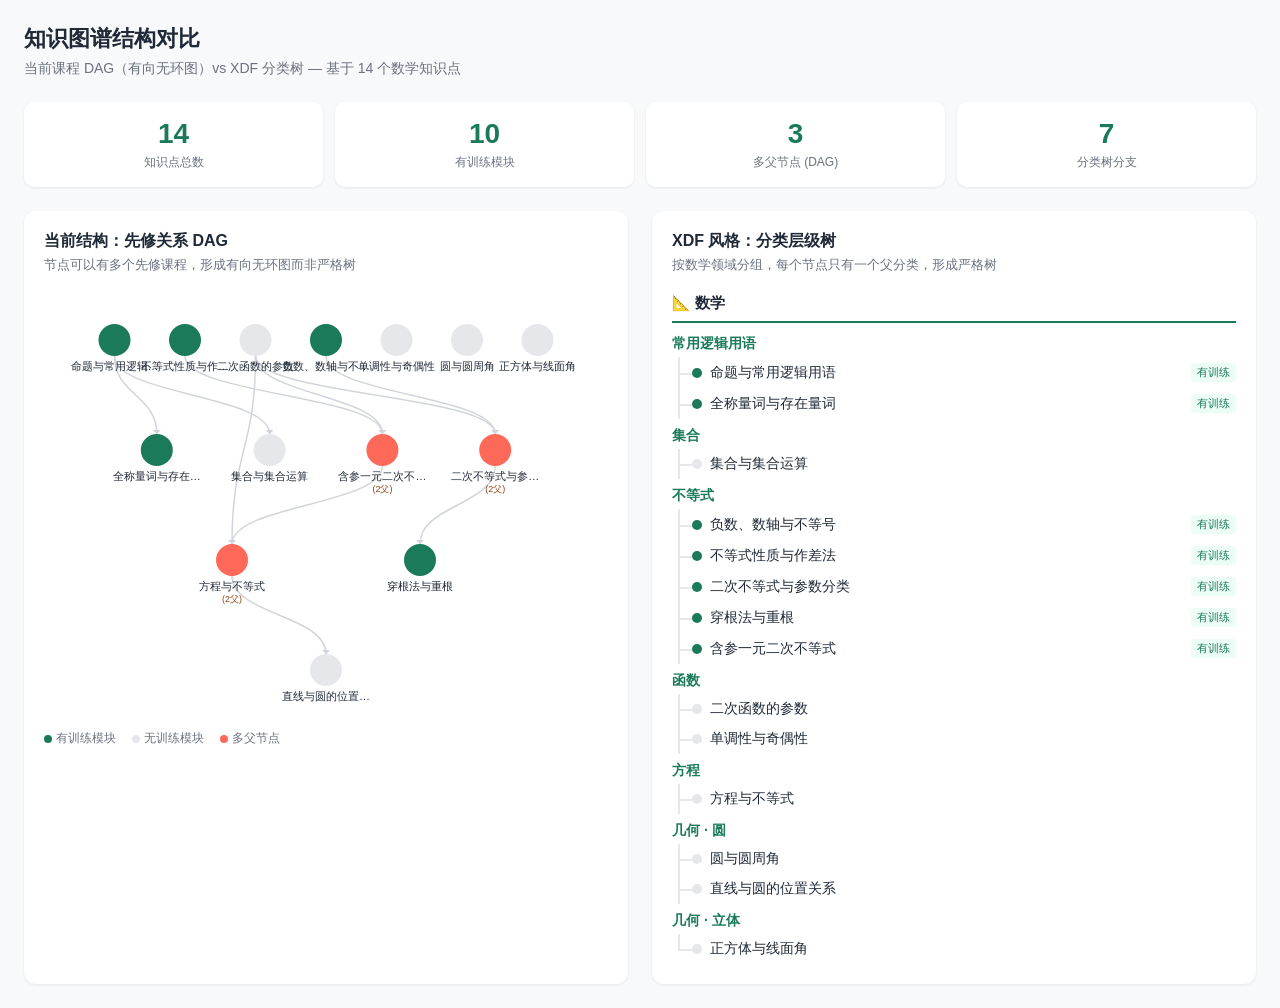
<file: knowledge-tree-compare.html>
<!DOCTYPE html>
<html lang="zh-CN">
<head>
<meta charset="UTF-8">
<meta name="viewport" content="width=device-width, initial-scale=1.0">
<title>知识图谱结构对比</title>
<style>
  :root {
    --bg: #f8f9fa; --card: #fff; --accent: #1a7a5a; --muted: #6b7280;
    --line: #e5e7eb; --red: #FF695A; --yellow: #FFBE4F; --blue: #50AAFF; --green: #30E8A8;
  }
  * { margin:0; padding:0; box-sizing:border-box; }
  body { font-family: -apple-system, "Segoe UI", sans-serif; background: var(--bg); color: #1f2937; padding: 24px; }
  h1 { font-size: 22px; margin-bottom: 6px; }
  .subtitle { color: var(--muted); font-size: 14px; margin-bottom: 24px; }
  .panels { display: grid; grid-template-columns: 1fr 1fr; gap: 24px; }
  @media(max-width:900px) { .panels { grid-template-columns: 1fr; } }
  .panel { background: var(--card); border-radius: 12px; padding: 20px; box-shadow: 0 1px 3px rgba(0,0,0,.08); }
  .panel h2 { font-size: 16px; margin-bottom: 4px; }
  .panel .desc { font-size: 13px; color: var(--muted); margin-bottom: 16px; }
  .tree-node { position: relative; padding-left: 20px; }
  .tree-node::before { content: ''; position: absolute; left: 6px; top: 0; bottom: 0; width: 2px; background: var(--line); }
  .tree-node:last-child::before { bottom: 50%; }
  .tree-item { position: relative; display: flex; align-items: center; gap: 8px; padding: 6px 0; font-size: 14px; }
  .tree-item::before { content: ''; position: absolute; left: -14px; top: 50%; width: 14px; height: 2px; background: var(--line); }
  .tree-item .dot { width: 10px; height: 10px; border-radius: 50%; flex-shrink: 0; }
  .tree-item .dot.has-training { background: var(--accent); }
  .tree-item .dot.no-training { background: var(--line); }
  .tree-item .label { flex: 1; }
  .tree-item .tag { font-size: 11px; padding: 2px 6px; border-radius: 4px; background: #ecfdf5; color: var(--accent); }
  .tree-item .tag.dag { background: #fef3c7; color: #92400e; }
  .category-label { font-weight: 700; font-size: 14px; color: var(--accent); padding: 8px 0 4px; }
  .root-label { font-weight: 700; font-size: 15px; padding: 4px 0 8px; border-bottom: 2px solid var(--accent); margin-bottom: 4px; }

  /* DAG visualization */
  .dag-canvas { width: 100%; height: 420px; }

  /* Summary stats */
  .stats { display: grid; grid-template-columns: repeat(4, 1fr); gap: 12px; margin-bottom: 24px; }
  @media(max-width:600px) { .stats { grid-template-columns: repeat(2, 1fr); } }
  .stat-card { background: var(--card); border-radius: 10px; padding: 16px; text-align: center; box-shadow: 0 1px 3px rgba(0,0,0,.08); }
  .stat-card .num { font-size: 28px; font-weight: 700; color: var(--accent); }
  .stat-card .label { font-size: 12px; color: var(--muted); margin-top: 4px; }

  .legend { display: flex; gap: 16px; flex-wrap: wrap; margin-top: 16px; font-size: 12px; color: var(--muted); }
  .legend span { display: flex; align-items: center; gap: 4px; }
  .legend .dot { width: 8px; height: 8px; border-radius: 50%; }
</style>
</head>
<body>

<h1>知识图谱结构对比</h1>
<p class="subtitle">当前课程 DAG（有向无环图）vs XDF 分类树 — 基于 14 个数学知识点</p>

<div class="stats">
  <div class="stat-card"><div class="num">14</div><div class="label">知识点总数</div></div>
  <div class="stat-card"><div class="num">10</div><div class="label">有训练模块</div></div>
  <div class="stat-card"><div class="num">3</div><div class="label">多父节点 (DAG)</div></div>
  <div class="stat-card"><div class="num">7</div><div class="label">分类树分支</div></div>
</div>

<div class="panels">
  <!-- Left: Current DAG -->
  <div class="panel">
    <h2>当前结构：先修关系 DAG</h2>
    <p class="desc">节点可以有多个先修课程，形成有向无环图而非严格树</p>
    <canvas class="dag-canvas" id="dagCanvas"></canvas>
    <div class="legend">
      <span><span class="dot" style="background:var(--accent)"></span> 有训练模块</span>
      <span><span class="dot" style="background:var(--line)"></span> 无训练模块</span>
      <span><span class="dot" style="background:var(--red)"></span> 多父节点</span>
    </div>
  </div>

  <!-- Right: XDF-style Tree -->
  <div class="panel">
    <h2>XDF 风格：分类层级树</h2>
    <p class="desc">按数学领域分组，每个节点只有一个父分类，形成严格树</p>
    <div id="treeView"></div>
  </div>
</div>

<script>
const nodes = [
  { id:"proposition",   title:"命题与常用逻辑用语",   prereqs:[],              training:true  },
  { id:"quantifier",    title:"全称量词与存在量词",   prereqs:["proposition"],  training:true  },
  { id:"sets",          title:"集合与集合运算",       prereqs:["proposition"],  training:false },
  { id:"ineq-basic",    title:"不等式性质与作差法",   prereqs:[],              training:true  },
  { id:"quad",          title:"二次函数的参数",       prereqs:[],              training:false },
  { id:"param-quad",    title:"含参一元二次不等式",   prereqs:["ineq-basic","quad"], training:true },
  { id:"equation",      title:"方程与不等式",         prereqs:["quad","param-quad"], training:false },
  { id:"property",      title:"单调性与奇偶性",       prereqs:[],              training:false },
  { id:"circle",        title:"圆与圆周角",           prereqs:[],              training:false },
  { id:"linecircle",    title:"直线与圆的位置关系",   prereqs:["equation"],     training:false },
  { id:"cube",          title:"正方体与线面角",       prereqs:[],              training:false },
  { id:"sign",          title:"负数、数轴与不等号",   prereqs:[],              training:true  },
  { id:"quadratic",     title:"二次不等式与参数分类", prereqs:["sign","quad"],  training:true  },
  { id:"roots",         title:"穿根法与重根",         prereqs:["quadratic"],    training:true  },
];

// ── DAG Canvas Drawing ──
(function drawDAG() {
  const canvas = document.getElementById('dagCanvas');
  const ctx = canvas.getContext('2d');
  const dpr = window.devicePixelRatio || 1;
  const rect = canvas.getBoundingClientRect();
  canvas.width = rect.width * dpr;
  canvas.height = rect.height * dpr;
  ctx.scale(dpr, dpr);
  const W = rect.width, H = rect.height;

  // Position nodes in layers
  const layers = [
    ["proposition","ineq-basic","quad","sign","property","circle","cube"],
    ["quantifier","sets","param-quad","quadratic"],
    ["equation","roots"],
    ["linecircle"]
  ];

  const pos = {};
  layers.forEach((layer, li) => {
    const y = 50 + li * 110;
    const spacing = W / (layer.length + 1);
    layer.forEach((id, i) => {
      pos[id] = { x: spacing * (i + 1), y };
    });
  });

  // Draw edges
  ctx.strokeStyle = '#d1d5db';
  ctx.lineWidth = 1.5;
  nodes.forEach(n => {
    n.prereqs.forEach(p => {
      const from = pos[p], to = pos[n.id];
      if (from && to) {
        ctx.beginPath();
        ctx.moveTo(from.x, from.y + 16);
        const midY = (from.y + to.y) / 2;
        ctx.bezierCurveTo(from.x, midY, to.x, midY, to.x, to.y - 16);
        ctx.stroke();
        // Arrow
        ctx.beginPath();
        ctx.moveTo(to.x - 4, to.y - 20);
        ctx.lineTo(to.x, to.y - 16);
        ctx.lineTo(to.x + 4, to.y - 20);
        ctx.fillStyle = '#d1d5db';
        ctx.fill();
      }
    });
  });

  // Draw nodes
  nodes.forEach(n => {
    const p = pos[n.id];
    const multiParent = n.prereqs.length > 1;
    const r = 16;

    // Circle
    ctx.beginPath();
    ctx.arc(p.x, p.y, r, 0, Math.PI * 2);
    if (multiParent) ctx.fillStyle = '#FF695A';
    else if (n.training) ctx.fillStyle = '#1a7a5a';
    else ctx.fillStyle = '#e5e7eb';
    ctx.fill();

    // Label
    ctx.fillStyle = '#1f2937';
    ctx.font = '11px -apple-system, sans-serif';
    ctx.textAlign = 'center';
    const shortTitle = n.title.length > 8 ? n.title.slice(0, 7) + '…' : n.title;
    ctx.fillText(shortTitle, p.x, p.y + r + 14);

    // Multi-parent indicator
    if (multiParent) {
      ctx.fillStyle = '#92400e';
      ctx.font = '9px sans-serif';
      ctx.fillText('(' + n.prereqs.length + '父)', p.x, p.y + r + 26);
    }
  });
})();

// ── Tree View ──
(function buildTree() {
  const tree = {
    '数学': {
      '常用逻辑用语': [
        { id:'proposition', title:'命题与常用逻辑用语', training:true },
        { id:'quantifier', title:'全称量词与存在量词', training:true },
      ],
      '集合': [
        { id:'sets', title:'集合与集合运算', training:false },
      ],
      '不等式': [
        { id:'sign', title:'负数、数轴与不等号', training:true },
        { id:'ineq-basic', title:'不等式性质与作差法', training:true },
        { id:'quadratic', title:'二次不等式与参数分类', training:true },
        { id:'roots', title:'穿根法与重根', training:true },
        { id:'param-quad', title:'含参一元二次不等式', training:true },
      ],
      '函数': [
        { id:'quad', title:'二次函数的参数', training:false },
        { id:'property', title:'单调性与奇偶性', training:false },
      ],
      '方程': [
        { id:'equation', title:'方程与不等式', training:false },
      ],
      '几何 · 圆': [
        { id:'circle', title:'圆与圆周角', training:false },
        { id:'linecircle', title:'直线与圆的位置关系', training:false },
      ],
      '几何 · 立体': [
        { id:'cube', title:'正方体与线面角', training:false },
      ],
    }
  };

  const container = document.getElementById('treeView');
  let html = '<div class="root-label">📐 数学</div>';

  for (const [cat, items] of Object.entries(tree['数学'])) {
    html += '<div class="category-label">' + cat + '</div>';
    html += '<div class="tree-node">';
    items.forEach((item, i) => {
      const isLast = i === items.length - 1;
      html += '<div class="tree-item">';
      html += '<span class="dot ' + (item.training ? 'has-training' : 'no-training') + '"></span>';
      html += '<span class="label">' + item.title + '</span>';
      if (item.training) html += '<span class="tag">有训练</span>';
      html += '</div>';
    });
    html += '</div>';
  }

  container.innerHTML = html;
})();
</script>
</body>
</html>
</file>
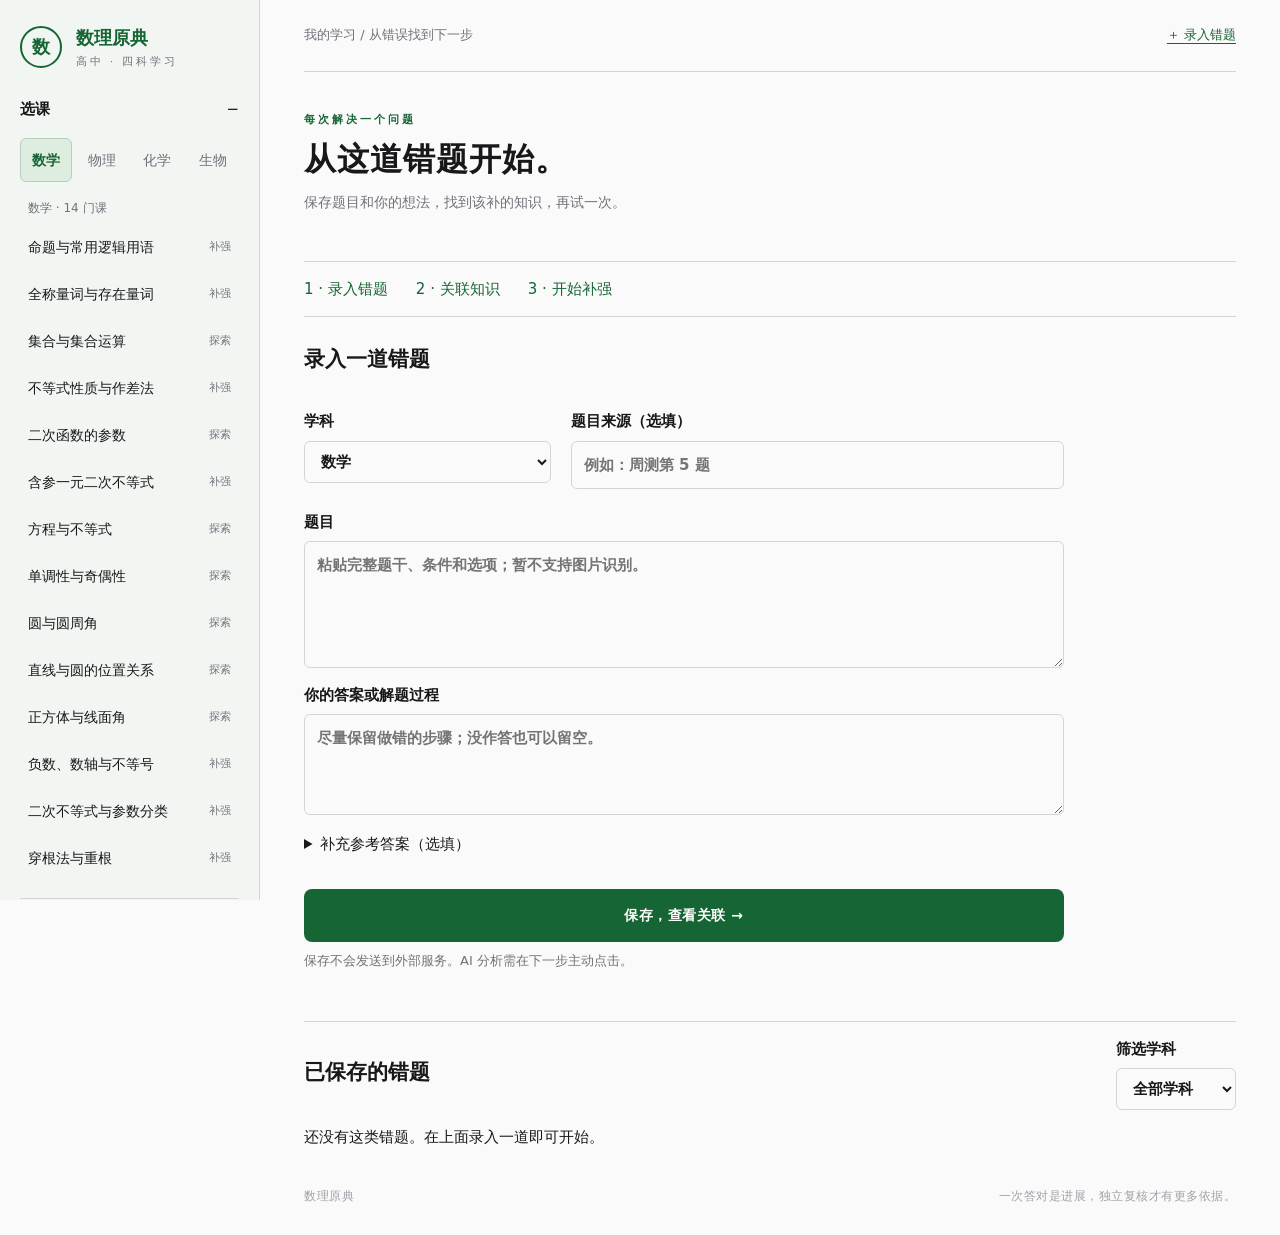
<file: learning.html>
<!doctype html>
<html lang="zh-CN">
  <head>
    <meta charset="UTF-8" />
    <meta name="viewport" content="width=device-width,initial-scale=1" />
    <meta name="referrer" content="no-referrer" />
    <title>我的错题 · 数理原典</title>
    <link rel="stylesheet" href="style.css" />
    <link rel="stylesheet" href="learning.css" />
  <link rel="stylesheet" href="course-menu.css"></head>
  <body class="learning-page">
    <aside class="app-sidebar"><a class="brand" href="index.html"><span class="brandmark">数</span><span>数理原典<b>高中 · 四科学习</b></span></a><div id="course-menu"></div><a class="sidebar-notebook" href="learning.html#notebook">我的错题</a><details class="sidebar-tools"><summary>学习工具</summary><div class="sidebar-tools-content"><a href="learning.html#settings">API 设置</a><a href="learning.html#gaps">待补知识</a><a href="theorems.html">定理联系列表</a><button class="quiet" id="export">导出学习备份</button><label class="import-label">恢复备份<input id="import" type="file" accept="application/json,.json"></label><p class="notes">备份不含密钥，恢复只合并缺少的错题。</p></div></details></aside>
    <main>
      <header>
        <span>我的学习 / 从错误找到下一步</span><a href="#new">＋ 录入错题</a>
      </header>
      <p id="notice" role="status" aria-live="polite"></p>
      <section id="notebook-view">
        <section class="heading">
          <div>
            <div class="eyebrow">每次解决一个问题</div>
            <h1>从这道错题开始。</h1>
            <p>保存题目和你的想法，找到该补的知识，再试一次。</p>
          </div>
        </section>
        <ol class="workflow">
          <li>1 · 录入错题</li>
          <li>2 · 关联知识</li>
          <li>3 · 开始补强</li>
        </ol>
        <form id="mistake-form">
          <h2>录入一道错题</h2>
          <div class="field-row">
            <label>学科<select id="subject"></select></label
            ><label
              >题目来源（选填）<input
                id="source"
                maxlength="120"
                placeholder="例如：周测第 5 题"
            /></label>
          </div>
          <label
            >题目<textarea
              id="question"
              required
              maxlength="8000"
              rows="4"
              placeholder="粘贴完整题干、条件和选项；暂不支持图片识别。"
            ></textarea></label
          ><label
            >你的答案或解题过程<textarea
              id="student-answer"
              maxlength="8000"
              rows="3"
              placeholder="尽量保留做错的步骤；没作答也可以留空。"
            ></textarea>
          </label>
          <details>
            <summary>补充参考答案（选填）</summary>
            <label
              >参考答案与解释<textarea
                id="expected-answer"
                maxlength="8000"
                rows="3"
              ></textarea>
            </label>
          </details>
          <button class="primary" type="submit">保存，查看关联 →</button>
          <p class="notes">
            保存不会发送到外部服务。AI 分析需在下一步主动点击。
          </p>
        </form>
        <section class="records">
          <div class="section-heading">
            <h2>已保存的错题</h2>
            <label
              >筛选学科<select id="filter">
                <option value="">全部学科</option>
              </select></label
            >
          </div>
          <div id="records"></div>
        </section>
      </section>
      <section id="detail-view" hidden>
        <a href="#notebook">← 我的错题</a>
        <div id="detail"></div>
      </section>
      <section id="settings-view" hidden>
        <h1>API 设置</h1>
        <p>
          填写支持 OpenAI Chat Completions 格式的服务，模型名称由服务商提供。
        </p>
        <form id="settings-form">
          <label
            >API 地址<input
              id="api-url"
              type="url"
              required
              placeholder="https://服务域名/v1"
              autocomplete="off"
          /></label>
          <p class="notes">
            支持基础地址或完整 /chat/completions
            地址。服务须允许本网站跨域访问（CORS）。
          </p>
          <label
            >模型名称<input
              id="api-model"
              required
              maxlength="150"
              placeholder="填写服务商支持的模型 ID"
              autocomplete="off" /></label
          ><label
            >API Key<input
              id="api-key"
              type="password"
              required
              autocomplete="off"
              spellcheck="false" /></label
          ><label class="check"
            ><input
              id="remember-key"
              type="checkbox"
            />在这台私人设备记住密钥</label
          >
          <p class="notes">
            默认仅当前标签页保存密钥。勾选后明文保存在浏览器中，同源脚本可读取；不要在共享设备勾选。分析会把当前题目、解法和参考答案发给你填写的服务，请先去除姓名等个人信息。
          </p>
          <div class="actions">
            <button class="primary" type="submit">保存设置</button
            ><button class="quiet" type="button" id="test-api">测试连接</button
            ><button class="quiet" type="button" id="clear-key">
              忘记密钥
            </button>
          </div>
          <p id="api-status" role="status"></p>
        </form>
        <p class="notes">
          测试仅发送“请回复 OK”，可能产生少量 API 费用。没有 API
          也能保存错题和手动关联。
        </p>
      </section>
      <section id="gaps-view" hidden>
        <h1>待补知识</h1>
        <p>
          这些内容暂未匹配到系统课程。保留原题依据，供后续补充教材讲解和验证练习；AI
          建议需人工核对。
        </p>
        <button class="quiet" id="export-gaps">导出课程补充清单</button>
        <div id="gaps"></div>
      </section>
      <footer>
        数理原典 <span>一次答对是进展，独立复核才有更多依据。</span>
      </footer>
    </main>
    <script src="js/curriculum.js"></script><script src="js/course-menu.js"></script>
    <script src="js/learning-store.js"></script>
    <script src="js/llm.js"></script>
    <script src="js/learning.js"></script>
  </body>
</html>
</file>
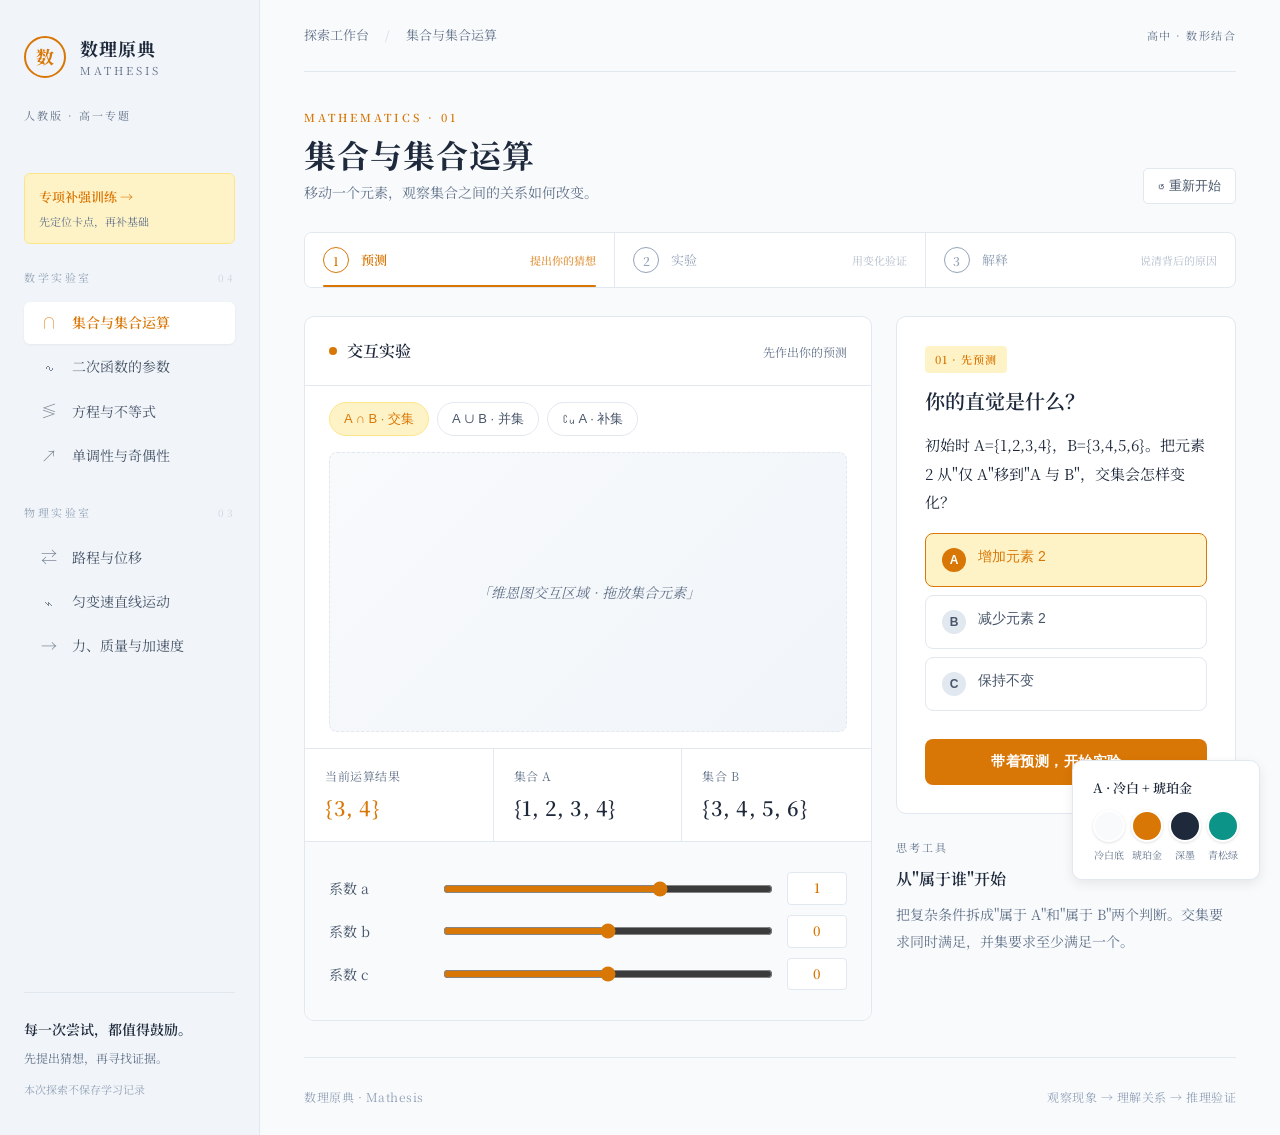
<file: design-demos/color-a.html>
<!doctype html><html lang="zh-CN"><head><meta charset="UTF-8"><meta name="viewport" content="width=device-width,initial-scale=1">
<title>配色方案 A · 冷白 + 琥珀金</title>
<link rel="preconnect" href="https://fonts.googleapis.com"><link href="https://fonts.googleapis.com/css2?family=Noto+Serif+SC:wght@400;600;700&family=Source+Serif+4:ital,wght@0,400;0,600;1,400&display=swap" rel="stylesheet">
<style>
:root{--ink:#1e293b;--muted:#64748b;--accent:#d97706;--accent-light:#fef3c7;--line:#e2e8f0;--bg:#f8fafc;--card:#ffffff;--teal:#0d9488;--side-bg:#f1f5f9;--serif:'Noto Serif SC','Source Serif 4',Georgia,serif;--sans:'Noto Serif SC',-apple-system,'Segoe UI',sans-serif}
*{box-sizing:border-box;margin:0}body{background:var(--bg);color:var(--ink);font:15px/1.75 var(--sans);display:flex;min-height:100vh}
aside{width:260px;background:var(--side-bg);border-right:1px solid var(--line);padding:36px 24px;display:flex;flex-direction:column;flex-shrink:0}
.brand{display:flex;align-items:center;gap:14px;text-decoration:none;color:var(--ink)}
.brand-mark{width:42px;height:42px;border:2px solid var(--accent);border-radius:50%;display:grid;place-items:center;font-family:var(--serif);font-size:18px;font-weight:700;color:var(--accent);flex-shrink:0}
.brand-text{font-family:var(--serif);font-size:18px;font-weight:700;letter-spacing:1px;line-height:1.3}
.brand-text small{display:block;font-size:11px;font-weight:400;letter-spacing:3px;color:var(--muted);margin-top:2px;text-transform:uppercase}
.edition{font-size:11px;color:var(--muted);letter-spacing:2px;margin:28px 0 32px;text-transform:uppercase}
.navlabel{font-size:11px;color:#94a3b8;letter-spacing:2.5px;text-transform:uppercase;margin:24px 0 12px;display:flex;justify-content:space-between;align-items:baseline}
.navlabel span{font-size:10px;color:#cbd5e1}
nav button{display:flex;align-items:center;gap:12px;width:100%;border:0;background:0;text-align:left;padding:10px 14px;margin:2px 0;border-radius:6px;font:14px/1.4 var(--sans);color:#475569;cursor:pointer;transition:all .15s}
nav button:hover{background:#e2e8f0}
nav button.active{background:var(--card);color:var(--accent);font-weight:600;box-shadow:0 1px 3px rgba(0,0,0,.05)}
.navicon{font-size:16px;width:22px;text-align:center;opacity:.7}
.aside-bottom{margin-top:auto;padding-top:24px;border-top:1px solid var(--line)}
.aside-bottom .motto{font-family:var(--serif);font-size:14px;font-weight:600;color:var(--ink);margin-bottom:6px}
.aside-bottom p{font-size:12px;color:var(--muted);line-height:1.7}
.aside-bottom .hint{font-size:11px;color:#94a3b8;margin-top:12px}
.training-link{display:block;margin:16px 0 0;padding:12px 14px;background:var(--accent-light);border:1px solid #fde68a;border-radius:6px;text-decoration:none;color:var(--accent);font-size:13px;font-weight:600}
.training-link small{display:block;font-weight:400;color:var(--muted);margin-top:3px;font-size:11px}
main{flex:1;padding:0 44px;max-width:1400px}
header{height:72px;display:flex;align-items:center;justify-content:space-between;border-bottom:1px solid var(--line);font-size:13px;color:var(--muted)}
header .slash{margin:0 16px;color:#cbd5e1}
.header-right{font-size:11px;letter-spacing:1.5px;text-transform:uppercase}
.heading{display:flex;justify-content:space-between;align-items:flex-end;padding:36px 0 28px}
.heading .eyebrow{font-size:11px;color:var(--accent);letter-spacing:3px;font-weight:600;text-transform:uppercase}
.heading h1{font-family:var(--serif);font-size:32px;font-weight:700;letter-spacing:1px;margin:8px 0 6px;line-height:1.2}
.heading .desc{font-size:14px;color:var(--muted);max-width:500px}
.btn-quiet{border:1px solid var(--line);background:var(--card);color:#475569;border-radius:5px;padding:8px 14px;font-size:13px;cursor:pointer}
.btn-quiet:hover{border-color:var(--accent);color:var(--accent)}
.steps{display:flex;gap:0;margin-bottom:28px;border:1px solid var(--line);border-radius:8px;overflow:hidden;background:var(--card)}
.step{flex:1;padding:14px 18px;display:flex;align-items:center;gap:12px;font-size:14px;color:#94a3b8;border-right:1px solid var(--line);position:relative}
.step:last-child{border-right:0}
.step.current{background:var(--card);color:var(--accent);font-weight:600}
.step.current::after{content:'';position:absolute;bottom:0;left:18px;right:18px;height:2px;background:var(--accent);border-radius:1px}
.step.done{color:var(--teal)}
.step-num{width:26px;height:26px;border:1.5px solid currentColor;border-radius:50%;display:grid;place-items:center;font-size:12px;font-weight:600;flex-shrink:0}
.step.done .step-num{background:var(--teal);color:#fff;border-color:var(--teal)}
.step-label{font-size:13px}.step-hint{font-size:11px;margin-left:auto;opacity:.7;white-space:nowrap}
.workspace{display:grid;grid-template-columns:1fr 340px;gap:24px;align-items:start}
.experiment{background:var(--card);border:1px solid var(--line);border-radius:10px;overflow:hidden}
.panel-head{display:flex;justify-content:space-between;align-items:center;padding:20px 24px;border-bottom:1px solid var(--line)}
.panel-head .title{font-family:var(--serif);font-size:16px;font-weight:600;display:flex;align-items:center;gap:10px}
.panel-head .title .dot{width:8px;height:8px;border-radius:50%;background:var(--accent)}
.panel-head .hint{font-size:12px;color:var(--muted)}
.toolbar{display:flex;gap:8px;padding:16px 24px 0;flex-wrap:wrap}
.pill{border:1px solid var(--line);background:var(--card);color:#475569;padding:7px 14px;font-size:13px;border-radius:20px;cursor:pointer}
.pill.active{color:var(--accent);background:var(--accent-light);border-color:#fde68a}
.visual-area{padding:16px 24px;min-height:200px}
.visual-placeholder{background:linear-gradient(135deg,#f8fafc,#f1f5f9);border:1px dashed var(--line);border-radius:8px;height:280px;display:grid;place-items:center;color:var(--muted);font-size:14px;font-style:italic}
.readout{display:grid;grid-template-columns:repeat(3,1fr);gap:0;border-top:1px solid var(--line)}
.stat{padding:16px 20px;border-right:1px solid var(--line);font-size:12px;color:var(--muted);letter-spacing:.5px}
.stat:last-child{border-right:0}
.stat strong{display:block;font-family:var(--serif);font-size:20px;font-weight:600;color:var(--ink);margin-top:4px}
.stat:first-child strong{color:var(--accent)}
.controls{padding:20px 24px;background:#f8fafc;border-top:1px solid var(--line)}
.control{display:grid;grid-template-columns:100px 1fr 60px;gap:14px;align-items:center;margin:10px 0;font-size:14px;color:#475569}
.control output{background:var(--card);border:1px solid var(--line);text-align:center;border-radius:4px;padding:4px 0;font-size:13px;color:var(--accent);font-weight:600}
input[type=range]{width:100%;accent-color:var(--accent);cursor:ew-resize}
.thinking-panel .card{background:var(--card);border:1px solid var(--line);border-radius:10px;padding:28px}
.badge{display:inline-block;background:var(--accent-light);color:var(--accent);font-size:11px;font-weight:600;padding:4px 10px;border-radius:4px;letter-spacing:1px}
.thinking-panel h2{font-family:var(--serif);font-size:20px;font-weight:600;margin:14px 0 12px;line-height:1.4}
.thinking-panel .question{font-size:15px;line-height:1.9;color:var(--ink);margin:16px 0}
.option{display:flex;align-items:flex-start;gap:12px;padding:14px 16px;width:100%;border:1px solid var(--line);border-radius:8px;background:var(--card);margin:8px 0;font-size:14px;color:#475569;cursor:pointer;text-align:left}
.option:hover{border-color:#cbd5e1}
.option.selected{border-color:var(--accent);background:var(--accent-light);color:var(--accent)}
.option .letter{width:24px;height:24px;border-radius:50%;background:#e2e8f0;display:grid;place-items:center;font-size:12px;font-weight:600;flex-shrink:0}
.option.selected .letter{background:var(--accent);color:#fff}
.btn-primary{border:0;background:var(--accent);color:#fff;border-radius:8px;padding:14px;width:100%;margin-top:20px;font-size:14px;font-weight:600;cursor:pointer;letter-spacing:.5px}
.btn-primary:hover{background:#b45309}
.concept{padding:24px 0 0}.concept .eyebrow{font-size:11px;color:var(--muted);letter-spacing:2px;text-transform:uppercase}
.concept h3{font-family:var(--serif);font-size:16px;font-weight:600;margin:8px 0}
.concept p{font-size:14px;color:var(--muted);line-height:1.9}
footer{font-size:12px;color:#94a3b8;display:flex;justify-content:space-between;padding:28px 0;border-top:1px solid var(--line);margin-top:36px;letter-spacing:.5px}
.swatch{position:fixed;bottom:20px;right:20px;background:var(--card);border:1px solid var(--line);border-radius:10px;padding:16px 20px;box-shadow:0 4px 12px rgba(0,0,0,.08);z-index:99}
.swatch-title{font-size:13px;font-weight:600;margin-bottom:10px}
.swatch-colors{display:flex;gap:6px}
.swatch-dot{width:32px;height:32px;border-radius:50%;border:2px solid #fff;box-shadow:0 1px 3px rgba(0,0,0,.12)}
.swatch-label{font-size:10px;color:var(--muted);text-align:center;margin-top:4px}
</style></head>
<body>
<aside>
  <a class="brand" href="#"><div class="brand-mark">数</div><div class="brand-text">数理原典<small>Mathesis</small></div></a>
  <div class="edition">人教版 · 高一专题</div>
  <a class="training-link" href="#">专项补强训练 →<small>先定位卡点，再补基础</small></a>
  <div class="navlabel">数学实验室 <span>04</span></div>
  <nav><button class="active"><span class="navicon">∩</span>集合与集合运算</button><button><span class="navicon">∿</span>二次函数的参数</button><button><span class="navicon">≶</span>方程与不等式</button><button><span class="navicon">↗</span>单调性与奇偶性</button></nav>
  <div class="navlabel">物理实验室 <span>03</span></div>
  <nav><button><span class="navicon">⇄</span>路程与位移</button><button><span class="navicon">⌁</span>匀变速直线运动</button><button><span class="navicon">→</span>力、质量与加速度</button></nav>
  <div class="aside-bottom"><div class="motto">每一次尝试，都值得鼓励。</div><p>先提出猜想，再寻找证据。</p><div class="hint">本次探索不保存学习记录</div></div>
</aside>
<main>
  <header><span>探索工作台<span class="slash">/</span>集合与集合运算</span><span class="header-right">高中 · 数形结合</span></header>
  <section class="heading"><div><div class="eyebrow">Mathematics · 01</div><h1>集合与集合运算</h1><p class="desc">移动一个元素，观察集合之间的关系如何改变。</p></div><button class="btn-quiet">↺ 重新开始</button></section>
  <div class="steps"><div class="step current"><div class="step-num">1</div><span class="step-label">预测</span><span class="step-hint">提出你的猜想</span></div><div class="step"><div class="step-num">2</div><span class="step-label">实验</span><span class="step-hint">用变化验证</span></div><div class="step"><div class="step-num">3</div><span class="step-label">解释</span><span class="step-hint">说清背后的原因</span></div></div>
  <div class="workspace">
    <section class="experiment">
      <div class="panel-head"><div class="title"><span class="dot"></span>交互实验</div><span class="hint">先作出你的预测</span></div>
      <div class="toolbar"><button class="pill active">A ∩ B · 交集</button><button class="pill">A ∪ B · 并集</button><button class="pill">∁ᵤ A · 补集</button></div>
      <div class="visual-area"><div class="visual-placeholder">「维恩图交互区域 · 拖放集合元素」</div></div>
      <div class="readout"><div class="stat">当前运算结果<strong>{3, 4}</strong></div><div class="stat">集合 A<strong>{1, 2, 3, 4}</strong></div><div class="stat">集合 B<strong>{3, 4, 5, 6}</strong></div></div>
      <div class="controls"><div class="control"><span>系数 a</span><input type="range" min="-3" max="3" step="0.1" value="1"><output>1</output></div><div class="control"><span>系数 b</span><input type="range" min="-5" max="5" step="0.1" value="0"><output>0</output></div><div class="control"><span>系数 c</span><input type="range" min="-5" max="5" step="0.1" value="0"><output>0</output></div></div>
    </section>
    <section class="thinking-panel">
      <div class="card"><span class="badge">01 · 先预测</span><h2>你的直觉是什么？</h2><p class="question">初始时 A={1,2,3,4}，B={3,4,5,6}。把元素 2 从"仅 A"移到"A 与 B"，交集会怎样变化？</p><button class="option selected"><span class="letter">A</span>增加元素 2</button><button class="option"><span class="letter">B</span>减少元素 2</button><button class="option"><span class="letter">C</span>保持不变</button><button class="btn-primary">带着预测，开始实验 →</button></div>
      <div class="concept"><div class="eyebrow">思考工具</div><h3>从"属于谁"开始</h3><p>把复杂条件拆成"属于 A"和"属于 B"两个判断。交集要求同时满足，并集要求至少满足一个。</p></div>
    </section>
  </div>
  <footer><span>数理原典 · Mathesis</span><span>观察现象 → 理解关系 → 推理验证</span></footer>
</main>
<div class="swatch"><div class="swatch-title">A · 冷白 + 琥珀金</div><div class="swatch-colors"><div><div class="swatch-dot" style="background:#f8fafc"></div><div class="swatch-label">冷白底</div></div><div><div class="swatch-dot" style="background:#d97706"></div><div class="swatch-label">琥珀金</div></div><div><div class="swatch-dot" style="background:#1e293b"></div><div class="swatch-label">深墨</div></div><div><div class="swatch-dot" style="background:#0d9488"></div><div class="swatch-label">青松绿</div></div></div></div>
</body></html>
</file>
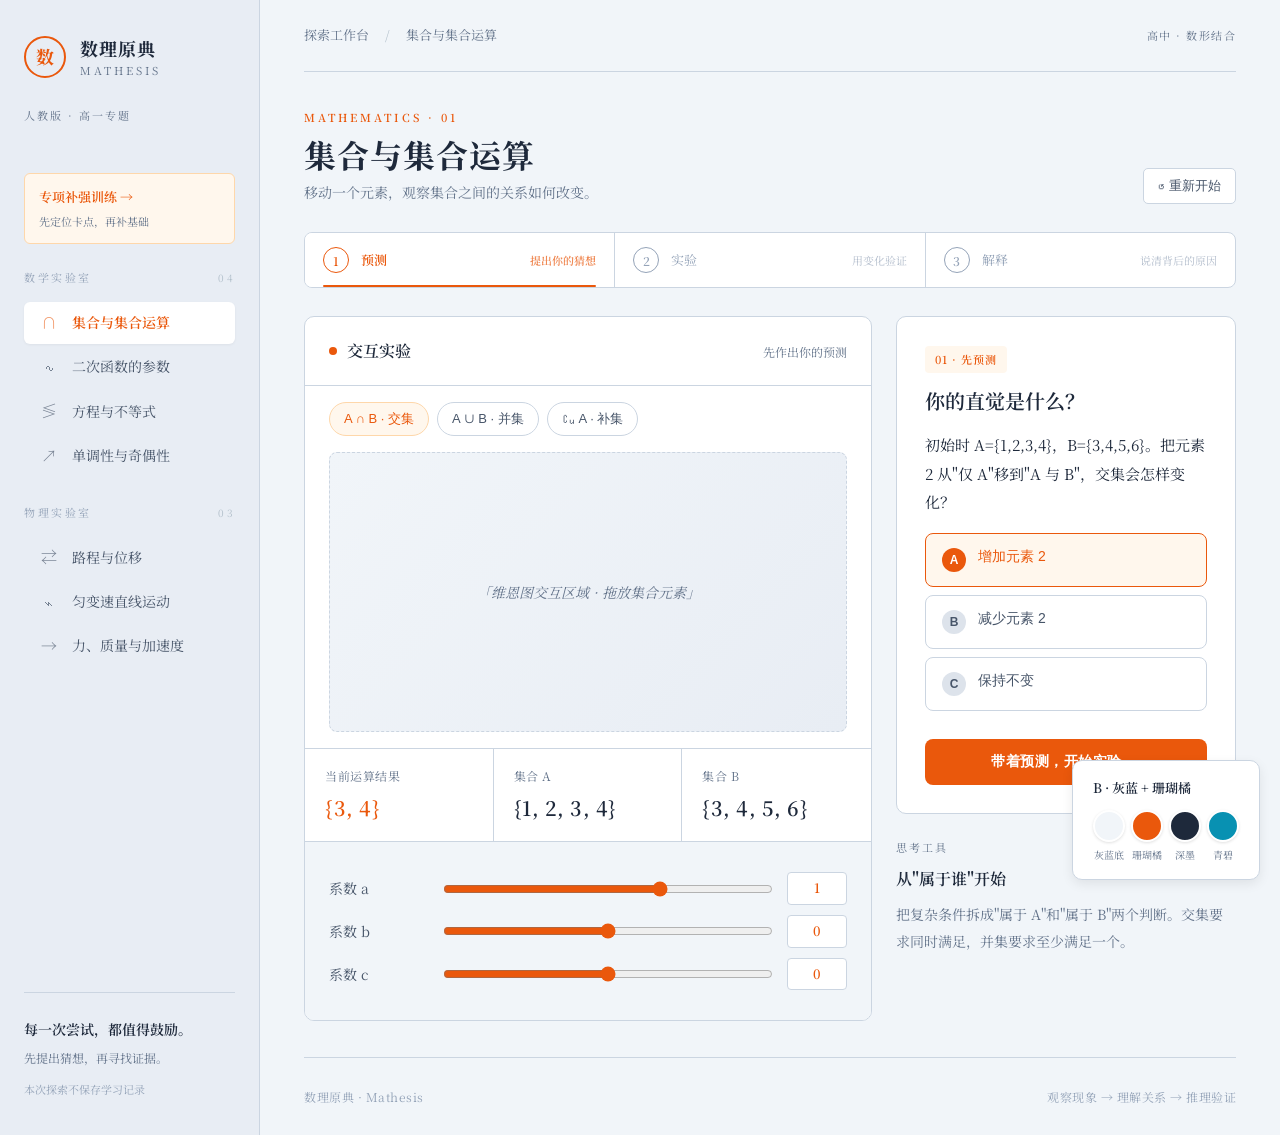
<file: design-demos/color-b.html>
<!doctype html><html lang="zh-CN"><head><meta charset="UTF-8"><meta name="viewport" content="width=device-width,initial-scale=1">
<title>配色方案 B · 灰蓝 + 珊瑚橘</title>
<link rel="preconnect" href="https://fonts.googleapis.com"><link href="https://fonts.googleapis.com/css2?family=Noto+Serif+SC:wght@400;600;700&family=Source+Serif+4:ital,wght@0,400;0,600;1,400&display=swap" rel="stylesheet">
<style>
:root{--ink:#1e293b;--muted:#64748b;--accent:#ea580c;--accent-light:#fff7ed;--line:#cbd5e1;--bg:#f1f5f9;--card:#ffffff;--teal:#0891b2;--side-bg:#e8edf4;--serif:'Noto Serif SC','Source Serif 4',Georgia,serif;--sans:'Noto Serif SC',-apple-system,'Segoe UI',sans-serif}
*{box-sizing:border-box;margin:0}body{background:var(--bg);color:var(--ink);font:15px/1.75 var(--sans);display:flex;min-height:100vh}
aside{width:260px;background:var(--side-bg);border-right:1px solid var(--line);padding:36px 24px;display:flex;flex-direction:column;flex-shrink:0}
.brand{display:flex;align-items:center;gap:14px;text-decoration:none;color:var(--ink)}
.brand-mark{width:42px;height:42px;border:2px solid var(--accent);border-radius:50%;display:grid;place-items:center;font-family:var(--serif);font-size:18px;font-weight:700;color:var(--accent);flex-shrink:0}
.brand-text{font-family:var(--serif);font-size:18px;font-weight:700;letter-spacing:1px;line-height:1.3}
.brand-text small{display:block;font-size:11px;font-weight:400;letter-spacing:3px;color:var(--muted);margin-top:2px;text-transform:uppercase}
.edition{font-size:11px;color:var(--muted);letter-spacing:2px;margin:28px 0 32px;text-transform:uppercase}
.navlabel{font-size:11px;color:#94a3b8;letter-spacing:2.5px;text-transform:uppercase;margin:24px 0 12px;display:flex;justify-content:space-between;align-items:baseline}
.navlabel span{font-size:10px;color:#b0bec9}
nav button{display:flex;align-items:center;gap:12px;width:100%;border:0;background:0;text-align:left;padding:10px 14px;margin:2px 0;border-radius:6px;font:14px/1.4 var(--sans);color:#475569;cursor:pointer;transition:all .15s}
nav button:hover{background:#dde3eb}
nav button.active{background:var(--card);color:var(--accent);font-weight:600;box-shadow:0 1px 3px rgba(0,0,0,.05)}
.navicon{font-size:16px;width:22px;text-align:center;opacity:.7}
.aside-bottom{margin-top:auto;padding-top:24px;border-top:1px solid var(--line)}
.aside-bottom .motto{font-family:var(--serif);font-size:14px;font-weight:600;color:var(--ink);margin-bottom:6px}
.aside-bottom p{font-size:12px;color:var(--muted);line-height:1.7}
.aside-bottom .hint{font-size:11px;color:#94a3b8;margin-top:12px}
.training-link{display:block;margin:16px 0 0;padding:12px 14px;background:var(--accent-light);border:1px solid #fed7aa;border-radius:6px;text-decoration:none;color:var(--accent);font-size:13px;font-weight:600}
.training-link small{display:block;font-weight:400;color:var(--muted);margin-top:3px;font-size:11px}
main{flex:1;padding:0 44px;max-width:1400px}
header{height:72px;display:flex;align-items:center;justify-content:space-between;border-bottom:1px solid var(--line);font-size:13px;color:var(--muted)}
header .slash{margin:0 16px;color:#b0bec9}
.header-right{font-size:11px;letter-spacing:1.5px;text-transform:uppercase}
.heading{display:flex;justify-content:space-between;align-items:flex-end;padding:36px 0 28px}
.heading .eyebrow{font-size:11px;color:var(--accent);letter-spacing:3px;font-weight:600;text-transform:uppercase}
.heading h1{font-family:var(--serif);font-size:32px;font-weight:700;letter-spacing:1px;margin:8px 0 6px;line-height:1.2}
.heading .desc{font-size:14px;color:var(--muted);max-width:500px}
.btn-quiet{border:1px solid var(--line);background:var(--card);color:#475569;border-radius:5px;padding:8px 14px;font-size:13px;cursor:pointer}
.btn-quiet:hover{border-color:var(--accent);color:var(--accent)}
.steps{display:flex;gap:0;margin-bottom:28px;border:1px solid var(--line);border-radius:8px;overflow:hidden;background:var(--card)}
.step{flex:1;padding:14px 18px;display:flex;align-items:center;gap:12px;font-size:14px;color:#94a3b8;border-right:1px solid var(--line);position:relative}
.step:last-child{border-right:0}
.step.current{background:var(--card);color:var(--accent);font-weight:600}
.step.current::after{content:'';position:absolute;bottom:0;left:18px;right:18px;height:2px;background:var(--accent);border-radius:1px}
.step.done{color:var(--teal)}
.step-num{width:26px;height:26px;border:1.5px solid currentColor;border-radius:50%;display:grid;place-items:center;font-size:12px;font-weight:600;flex-shrink:0}
.step.done .step-num{background:var(--teal);color:#fff;border-color:var(--teal)}
.step-label{font-size:13px}.step-hint{font-size:11px;margin-left:auto;opacity:.7;white-space:nowrap}
.workspace{display:grid;grid-template-columns:1fr 340px;gap:24px;align-items:start}
.experiment{background:var(--card);border:1px solid var(--line);border-radius:10px;overflow:hidden}
.panel-head{display:flex;justify-content:space-between;align-items:center;padding:20px 24px;border-bottom:1px solid var(--line)}
.panel-head .title{font-family:var(--serif);font-size:16px;font-weight:600;display:flex;align-items:center;gap:10px}
.panel-head .title .dot{width:8px;height:8px;border-radius:50%;background:var(--accent)}
.panel-head .hint{font-size:12px;color:var(--muted)}
.toolbar{display:flex;gap:8px;padding:16px 24px 0;flex-wrap:wrap}
.pill{border:1px solid var(--line);background:var(--card);color:#475569;padding:7px 14px;font-size:13px;border-radius:20px;cursor:pointer}
.pill.active{color:var(--accent);background:var(--accent-light);border-color:#fed7aa}
.visual-area{padding:16px 24px;min-height:200px}
.visual-placeholder{background:linear-gradient(135deg,#f1f5f9,#e8edf4);border:1px dashed var(--line);border-radius:8px;height:280px;display:grid;place-items:center;color:var(--muted);font-size:14px;font-style:italic}
.readout{display:grid;grid-template-columns:repeat(3,1fr);gap:0;border-top:1px solid var(--line)}
.stat{padding:16px 20px;border-right:1px solid var(--line);font-size:12px;color:var(--muted);letter-spacing:.5px}
.stat:last-child{border-right:0}
.stat strong{display:block;font-family:var(--serif);font-size:20px;font-weight:600;color:var(--ink);margin-top:4px}
.stat:first-child strong{color:var(--accent)}
.controls{padding:20px 24px;background:#f1f5f9;border-top:1px solid var(--line)}
.control{display:grid;grid-template-columns:100px 1fr 60px;gap:14px;align-items:center;margin:10px 0;font-size:14px;color:#475569}
.control output{background:var(--card);border:1px solid var(--line);text-align:center;border-radius:4px;padding:4px 0;font-size:13px;color:var(--accent);font-weight:600}
input[type=range]{width:100%;accent-color:var(--accent);cursor:ew-resize}
.thinking-panel .card{background:var(--card);border:1px solid var(--line);border-radius:10px;padding:28px}
.badge{display:inline-block;background:var(--accent-light);color:var(--accent);font-size:11px;font-weight:600;padding:4px 10px;border-radius:4px;letter-spacing:1px}
.thinking-panel h2{font-family:var(--serif);font-size:20px;font-weight:600;margin:14px 0 12px;line-height:1.4}
.thinking-panel .question{font-size:15px;line-height:1.9;color:var(--ink);margin:16px 0}
.option{display:flex;align-items:flex-start;gap:12px;padding:14px 16px;width:100%;border:1px solid var(--line);border-radius:8px;background:var(--card);margin:8px 0;font-size:14px;color:#475569;cursor:pointer;text-align:left}
.option:hover{border-color:#b0bec9}
.option.selected{border-color:var(--accent);background:var(--accent-light);color:var(--accent)}
.option .letter{width:24px;height:24px;border-radius:50%;background:#dde3eb;display:grid;place-items:center;font-size:12px;font-weight:600;flex-shrink:0}
.option.selected .letter{background:var(--accent);color:#fff}
.btn-primary{border:0;background:var(--accent);color:#fff;border-radius:8px;padding:14px;width:100%;margin-top:20px;font-size:14px;font-weight:600;cursor:pointer;letter-spacing:.5px}
.btn-primary:hover{background:#c2410c}
.concept{padding:24px 0 0}.concept .eyebrow{font-size:11px;color:var(--muted);letter-spacing:2px;text-transform:uppercase}
.concept h3{font-family:var(--serif);font-size:16px;font-weight:600;margin:8px 0}
.concept p{font-size:14px;color:var(--muted);line-height:1.9}
footer{font-size:12px;color:#94a3b8;display:flex;justify-content:space-between;padding:28px 0;border-top:1px solid var(--line);margin-top:36px;letter-spacing:.5px}
.swatch{position:fixed;bottom:20px;right:20px;background:var(--card);border:1px solid var(--line);border-radius:10px;padding:16px 20px;box-shadow:0 4px 12px rgba(0,0,0,.08);z-index:99}
.swatch-title{font-size:13px;font-weight:600;margin-bottom:10px}
.swatch-colors{display:flex;gap:6px}
.swatch-dot{width:32px;height:32px;border-radius:50%;border:2px solid #fff;box-shadow:0 1px 3px rgba(0,0,0,.12)}
.swatch-label{font-size:10px;color:var(--muted);text-align:center;margin-top:4px}
</style></head>
<body>
<aside>
  <a class="brand" href="#"><div class="brand-mark">数</div><div class="brand-text">数理原典<small>Mathesis</small></div></a>
  <div class="edition">人教版 · 高一专题</div>
  <a class="training-link" href="#">专项补强训练 →<small>先定位卡点，再补基础</small></a>
  <div class="navlabel">数学实验室 <span>04</span></div>
  <nav><button class="active"><span class="navicon">∩</span>集合与集合运算</button><button><span class="navicon">∿</span>二次函数的参数</button><button><span class="navicon">≶</span>方程与不等式</button><button><span class="navicon">↗</span>单调性与奇偶性</button></nav>
  <div class="navlabel">物理实验室 <span>03</span></div>
  <nav><button><span class="navicon">⇄</span>路程与位移</button><button><span class="navicon">⌁</span>匀变速直线运动</button><button><span class="navicon">→</span>力、质量与加速度</button></nav>
  <div class="aside-bottom"><div class="motto">每一次尝试，都值得鼓励。</div><p>先提出猜想，再寻找证据。</p><div class="hint">本次探索不保存学习记录</div></div>
</aside>
<main>
  <header><span>探索工作台<span class="slash">/</span>集合与集合运算</span><span class="header-right">高中 · 数形结合</span></header>
  <section class="heading"><div><div class="eyebrow">Mathematics · 01</div><h1>集合与集合运算</h1><p class="desc">移动一个元素，观察集合之间的关系如何改变。</p></div><button class="btn-quiet">↺ 重新开始</button></section>
  <div class="steps"><div class="step current"><div class="step-num">1</div><span class="step-label">预测</span><span class="step-hint">提出你的猜想</span></div><div class="step"><div class="step-num">2</div><span class="step-label">实验</span><span class="step-hint">用变化验证</span></div><div class="step"><div class="step-num">3</div><span class="step-label">解释</span><span class="step-hint">说清背后的原因</span></div></div>
  <div class="workspace">
    <section class="experiment">
      <div class="panel-head"><div class="title"><span class="dot"></span>交互实验</div><span class="hint">先作出你的预测</span></div>
      <div class="toolbar"><button class="pill active">A ∩ B · 交集</button><button class="pill">A ∪ B · 并集</button><button class="pill">∁ᵤ A · 补集</button></div>
      <div class="visual-area"><div class="visual-placeholder">「维恩图交互区域 · 拖放集合元素」</div></div>
      <div class="readout"><div class="stat">当前运算结果<strong>{3, 4}</strong></div><div class="stat">集合 A<strong>{1, 2, 3, 4}</strong></div><div class="stat">集合 B<strong>{3, 4, 5, 6}</strong></div></div>
      <div class="controls"><div class="control"><span>系数 a</span><input type="range" min="-3" max="3" step="0.1" value="1"><output>1</output></div><div class="control"><span>系数 b</span><input type="range" min="-5" max="5" step="0.1" value="0"><output>0</output></div><div class="control"><span>系数 c</span><input type="range" min="-5" max="5" step="0.1" value="0"><output>0</output></div></div>
    </section>
    <section class="thinking-panel">
      <div class="card"><span class="badge">01 · 先预测</span><h2>你的直觉是什么？</h2><p class="question">初始时 A={1,2,3,4}，B={3,4,5,6}。把元素 2 从"仅 A"移到"A 与 B"，交集会怎样变化？</p><button class="option selected"><span class="letter">A</span>增加元素 2</button><button class="option"><span class="letter">B</span>减少元素 2</button><button class="option"><span class="letter">C</span>保持不变</button><button class="btn-primary">带着预测，开始实验 →</button></div>
      <div class="concept"><div class="eyebrow">思考工具</div><h3>从"属于谁"开始</h3><p>把复杂条件拆成"属于 A"和"属于 B"两个判断。交集要求同时满足，并集要求至少满足一个。</p></div>
    </section>
  </div>
  <footer><span>数理原典 · Mathesis</span><span>观察现象 → 理解关系 → 推理验证</span></footer>
</main>
<div class="swatch"><div class="swatch-title">B · 灰蓝 + 珊瑚橘</div><div class="swatch-colors"><div><div class="swatch-dot" style="background:#f1f5f9"></div><div class="swatch-label">灰蓝底</div></div><div><div class="swatch-dot" style="background:#ea580c"></div><div class="swatch-label">珊瑚橘</div></div><div><div class="swatch-dot" style="background:#1e293b"></div><div class="swatch-label">深墨</div></div><div><div class="swatch-dot" style="background:#0891b2"></div><div class="swatch-label">青碧</div></div></div></div>
</body></html>
</file>
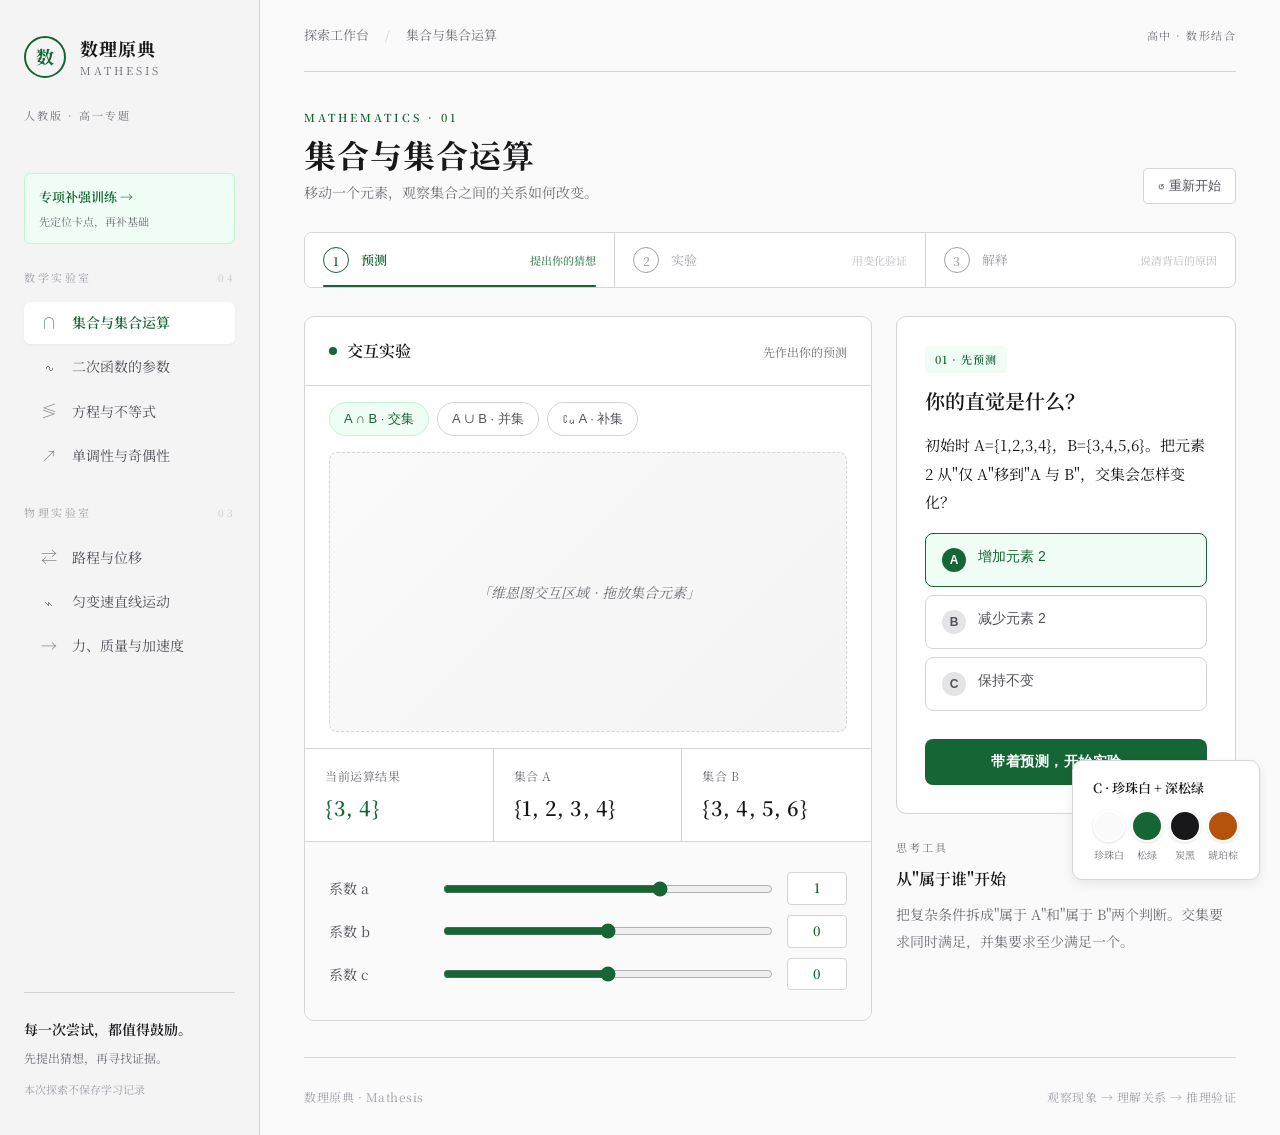
<file: design-demos/color-c.html>
<!doctype html><html lang="zh-CN"><head><meta charset="UTF-8"><meta name="viewport" content="width=device-width,initial-scale=1">
<title>配色方案 C · 珍珠白 + 深松绿</title>
<link rel="preconnect" href="https://fonts.googleapis.com"><link href="https://fonts.googleapis.com/css2?family=Noto+Serif+SC:wght@400;600;700&family=Source+Serif+4:ital,wght@0,400;0,600;1,400&display=swap" rel="stylesheet">
<style>
:root{--ink:#18181b;--muted:#71717a;--accent:#166534;--accent-light:#f0fdf4;--line:#d4d4d8;--bg:#fafafa;--card:#ffffff;--teal:#b45309;--side-bg:#f4f4f5;--serif:'Noto Serif SC','Source Serif 4',Georgia,serif;--sans:'Noto Serif SC',-apple-system,'Segoe UI',sans-serif}
*{box-sizing:border-box;margin:0}body{background:var(--bg);color:var(--ink);font:15px/1.75 var(--sans);display:flex;min-height:100vh}
aside{width:260px;background:var(--side-bg);border-right:1px solid var(--line);padding:36px 24px;display:flex;flex-direction:column;flex-shrink:0}
.brand{display:flex;align-items:center;gap:14px;text-decoration:none;color:var(--ink)}
.brand-mark{width:42px;height:42px;border:2px solid var(--accent);border-radius:50%;display:grid;place-items:center;font-family:var(--serif);font-size:18px;font-weight:700;color:var(--accent);flex-shrink:0}
.brand-text{font-family:var(--serif);font-size:18px;font-weight:700;letter-spacing:1px;line-height:1.3}
.brand-text small{display:block;font-size:11px;font-weight:400;letter-spacing:3px;color:var(--muted);margin-top:2px;text-transform:uppercase}
.edition{font-size:11px;color:var(--muted);letter-spacing:2px;margin:28px 0 32px;text-transform:uppercase}
.navlabel{font-size:11px;color:#a1a1aa;letter-spacing:2.5px;text-transform:uppercase;margin:24px 0 12px;display:flex;justify-content:space-between;align-items:baseline}
.navlabel span{font-size:10px;color:#c4c4cc}
nav button{display:flex;align-items:center;gap:12px;width:100%;border:0;background:0;text-align:left;padding:10px 14px;margin:2px 0;border-radius:6px;font:14px/1.4 var(--sans);color:#52525b;cursor:pointer;transition:all .15s}
nav button:hover{background:#e4e4e7}
nav button.active{background:var(--card);color:var(--accent);font-weight:600;box-shadow:0 1px 3px rgba(0,0,0,.05)}
.navicon{font-size:16px;width:22px;text-align:center;opacity:.7}
.aside-bottom{margin-top:auto;padding-top:24px;border-top:1px solid var(--line)}
.aside-bottom .motto{font-family:var(--serif);font-size:14px;font-weight:600;color:var(--ink);margin-bottom:6px}
.aside-bottom p{font-size:12px;color:var(--muted);line-height:1.7}
.aside-bottom .hint{font-size:11px;color:#a1a1aa;margin-top:12px}
.training-link{display:block;margin:16px 0 0;padding:12px 14px;background:var(--accent-light);border:1px solid #bbf7d0;border-radius:6px;text-decoration:none;color:var(--accent);font-size:13px;font-weight:600}
.training-link small{display:block;font-weight:400;color:var(--muted);margin-top:3px;font-size:11px}
main{flex:1;padding:0 44px;max-width:1400px}
header{height:72px;display:flex;align-items:center;justify-content:space-between;border-bottom:1px solid var(--line);font-size:13px;color:var(--muted)}
header .slash{margin:0 16px;color:#c4c4cc}
.header-right{font-size:11px;letter-spacing:1.5px;text-transform:uppercase}
.heading{display:flex;justify-content:space-between;align-items:flex-end;padding:36px 0 28px}
.heading .eyebrow{font-size:11px;color:var(--accent);letter-spacing:3px;font-weight:600;text-transform:uppercase}
.heading h1{font-family:var(--serif);font-size:32px;font-weight:700;letter-spacing:1px;margin:8px 0 6px;line-height:1.2}
.heading .desc{font-size:14px;color:var(--muted);max-width:500px}
.btn-quiet{border:1px solid var(--line);background:var(--card);color:#52525b;border-radius:5px;padding:8px 14px;font-size:13px;cursor:pointer}
.btn-quiet:hover{border-color:var(--accent);color:var(--accent)}
.steps{display:flex;gap:0;margin-bottom:28px;border:1px solid var(--line);border-radius:8px;overflow:hidden;background:var(--card)}
.step{flex:1;padding:14px 18px;display:flex;align-items:center;gap:12px;font-size:14px;color:#a1a1aa;border-right:1px solid var(--line);position:relative}
.step:last-child{border-right:0}
.step.current{background:var(--card);color:var(--accent);font-weight:600}
.step.current::after{content:'';position:absolute;bottom:0;left:18px;right:18px;height:2px;background:var(--accent);border-radius:1px}
.step.done{color:var(--teal)}
.step-num{width:26px;height:26px;border:1.5px solid currentColor;border-radius:50%;display:grid;place-items:center;font-size:12px;font-weight:600;flex-shrink:0}
.step.done .step-num{background:var(--teal);color:#fff;border-color:var(--teal)}
.step-label{font-size:13px}.step-hint{font-size:11px;margin-left:auto;opacity:.7;white-space:nowrap}
.workspace{display:grid;grid-template-columns:1fr 340px;gap:24px;align-items:start}
.experiment{background:var(--card);border:1px solid var(--line);border-radius:10px;overflow:hidden}
.panel-head{display:flex;justify-content:space-between;align-items:center;padding:20px 24px;border-bottom:1px solid var(--line)}
.panel-head .title{font-family:var(--serif);font-size:16px;font-weight:600;display:flex;align-items:center;gap:10px}
.panel-head .title .dot{width:8px;height:8px;border-radius:50%;background:var(--accent)}
.panel-head .hint{font-size:12px;color:var(--muted)}
.toolbar{display:flex;gap:8px;padding:16px 24px 0;flex-wrap:wrap}
.pill{border:1px solid var(--line);background:var(--card);color:#52525b;padding:7px 14px;font-size:13px;border-radius:20px;cursor:pointer}
.pill.active{color:var(--accent);background:var(--accent-light);border-color:#bbf7d0}
.visual-area{padding:16px 24px;min-height:200px}
.visual-placeholder{background:linear-gradient(135deg,#fafafa,#f4f4f5);border:1px dashed var(--line);border-radius:8px;height:280px;display:grid;place-items:center;color:var(--muted);font-size:14px;font-style:italic}
.readout{display:grid;grid-template-columns:repeat(3,1fr);gap:0;border-top:1px solid var(--line)}
.stat{padding:16px 20px;border-right:1px solid var(--line);font-size:12px;color:var(--muted);letter-spacing:.5px}
.stat:last-child{border-right:0}
.stat strong{display:block;font-family:var(--serif);font-size:20px;font-weight:600;color:var(--ink);margin-top:4px}
.stat:first-child strong{color:var(--accent)}
.controls{padding:20px 24px;background:#fafafa;border-top:1px solid var(--line)}
.control{display:grid;grid-template-columns:100px 1fr 60px;gap:14px;align-items:center;margin:10px 0;font-size:14px;color:#52525b}
.control output{background:var(--card);border:1px solid var(--line);text-align:center;border-radius:4px;padding:4px 0;font-size:13px;color:var(--accent);font-weight:600}
input[type=range]{width:100%;accent-color:var(--accent);cursor:ew-resize}
.thinking-panel .card{background:var(--card);border:1px solid var(--line);border-radius:10px;padding:28px}
.badge{display:inline-block;background:var(--accent-light);color:var(--accent);font-size:11px;font-weight:600;padding:4px 10px;border-radius:4px;letter-spacing:1px}
.thinking-panel h2{font-family:var(--serif);font-size:20px;font-weight:600;margin:14px 0 12px;line-height:1.4}
.thinking-panel .question{font-size:15px;line-height:1.9;color:var(--ink);margin:16px 0}
.option{display:flex;align-items:flex-start;gap:12px;padding:14px 16px;width:100%;border:1px solid var(--line);border-radius:8px;background:var(--card);margin:8px 0;font-size:14px;color:#52525b;cursor:pointer;text-align:left}
.option:hover{border-color:#c4c4cc}
.option.selected{border-color:var(--accent);background:var(--accent-light);color:var(--accent)}
.option .letter{width:24px;height:24px;border-radius:50%;background:#e4e4e7;display:grid;place-items:center;font-size:12px;font-weight:600;flex-shrink:0}
.option.selected .letter{background:var(--accent);color:#fff}
.btn-primary{border:0;background:var(--accent);color:#fff;border-radius:8px;padding:14px;width:100%;margin-top:20px;font-size:14px;font-weight:600;cursor:pointer;letter-spacing:.5px}
.btn-primary:hover{background:#14532d}
.concept{padding:24px 0 0}.concept .eyebrow{font-size:11px;color:var(--muted);letter-spacing:2px;text-transform:uppercase}
.concept h3{font-family:var(--serif);font-size:16px;font-weight:600;margin:8px 0}
.concept p{font-size:14px;color:var(--muted);line-height:1.9}
footer{font-size:12px;color:#a1a1aa;display:flex;justify-content:space-between;padding:28px 0;border-top:1px solid var(--line);margin-top:36px;letter-spacing:.5px}
.swatch{position:fixed;bottom:20px;right:20px;background:var(--card);border:1px solid var(--line);border-radius:10px;padding:16px 20px;box-shadow:0 4px 12px rgba(0,0,0,.08);z-index:99}
.swatch-title{font-size:13px;font-weight:600;margin-bottom:10px}
.swatch-colors{display:flex;gap:6px}
.swatch-dot{width:32px;height:32px;border-radius:50%;border:2px solid #fff;box-shadow:0 1px 3px rgba(0,0,0,.12)}
.swatch-label{font-size:10px;color:var(--muted);text-align:center;margin-top:4px}
</style></head>
<body>
<aside>
  <a class="brand" href="#"><div class="brand-mark">数</div><div class="brand-text">数理原典<small>Mathesis</small></div></a>
  <div class="edition">人教版 · 高一专题</div>
  <a class="training-link" href="#">专项补强训练 →<small>先定位卡点，再补基础</small></a>
  <div class="navlabel">数学实验室 <span>04</span></div>
  <nav><button class="active"><span class="navicon">∩</span>集合与集合运算</button><button><span class="navicon">∿</span>二次函数的参数</button><button><span class="navicon">≶</span>方程与不等式</button><button><span class="navicon">↗</span>单调性与奇偶性</button></nav>
  <div class="navlabel">物理实验室 <span>03</span></div>
  <nav><button><span class="navicon">⇄</span>路程与位移</button><button><span class="navicon">⌁</span>匀变速直线运动</button><button><span class="navicon">→</span>力、质量与加速度</button></nav>
  <div class="aside-bottom"><div class="motto">每一次尝试，都值得鼓励。</div><p>先提出猜想，再寻找证据。</p><div class="hint">本次探索不保存学习记录</div></div>
</aside>
<main>
  <header><span>探索工作台<span class="slash">/</span>集合与集合运算</span><span class="header-right">高中 · 数形结合</span></header>
  <section class="heading"><div><div class="eyebrow">Mathematics · 01</div><h1>集合与集合运算</h1><p class="desc">移动一个元素，观察集合之间的关系如何改变。</p></div><button class="btn-quiet">↺ 重新开始</button></section>
  <div class="steps"><div class="step current"><div class="step-num">1</div><span class="step-label">预测</span><span class="step-hint">提出你的猜想</span></div><div class="step"><div class="step-num">2</div><span class="step-label">实验</span><span class="step-hint">用变化验证</span></div><div class="step"><div class="step-num">3</div><span class="step-label">解释</span><span class="step-hint">说清背后的原因</span></div></div>
  <div class="workspace">
    <section class="experiment">
      <div class="panel-head"><div class="title"><span class="dot"></span>交互实验</div><span class="hint">先作出你的预测</span></div>
      <div class="toolbar"><button class="pill active">A ∩ B · 交集</button><button class="pill">A ∪ B · 并集</button><button class="pill">∁ᵤ A · 补集</button></div>
      <div class="visual-area"><div class="visual-placeholder">「维恩图交互区域 · 拖放集合元素」</div></div>
      <div class="readout"><div class="stat">当前运算结果<strong>{3, 4}</strong></div><div class="stat">集合 A<strong>{1, 2, 3, 4}</strong></div><div class="stat">集合 B<strong>{3, 4, 5, 6}</strong></div></div>
      <div class="controls"><div class="control"><span>系数 a</span><input type="range" min="-3" max="3" step="0.1" value="1"><output>1</output></div><div class="control"><span>系数 b</span><input type="range" min="-5" max="5" step="0.1" value="0"><output>0</output></div><div class="control"><span>系数 c</span><input type="range" min="-5" max="5" step="0.1" value="0"><output>0</output></div></div>
    </section>
    <section class="thinking-panel">
      <div class="card"><span class="badge">01 · 先预测</span><h2>你的直觉是什么？</h2><p class="question">初始时 A={1,2,3,4}，B={3,4,5,6}。把元素 2 从"仅 A"移到"A 与 B"，交集会怎样变化？</p><button class="option selected"><span class="letter">A</span>增加元素 2</button><button class="option"><span class="letter">B</span>减少元素 2</button><button class="option"><span class="letter">C</span>保持不变</button><button class="btn-primary">带着预测，开始实验 →</button></div>
      <div class="concept"><div class="eyebrow">思考工具</div><h3>从"属于谁"开始</h3><p>把复杂条件拆成"属于 A"和"属于 B"两个判断。交集要求同时满足，并集要求至少满足一个。</p></div>
    </section>
  </div>
  <footer><span>数理原典 · Mathesis</span><span>观察现象 → 理解关系 → 推理验证</span></footer>
</main>
<div class="swatch"><div class="swatch-title">C · 珍珠白 + 深松绿</div><div class="swatch-colors"><div><div class="swatch-dot" style="background:#fafafa"></div><div class="swatch-label">珍珠白</div></div><div><div class="swatch-dot" style="background:#166534"></div><div class="swatch-label">松绿</div></div><div><div class="swatch-dot" style="background:#18181b"></div><div class="swatch-label">炭黑</div></div><div><div class="swatch-dot" style="background:#b45309"></div><div class="swatch-label">琥珀棕</div></div></div></div>
</body></html>
</file>
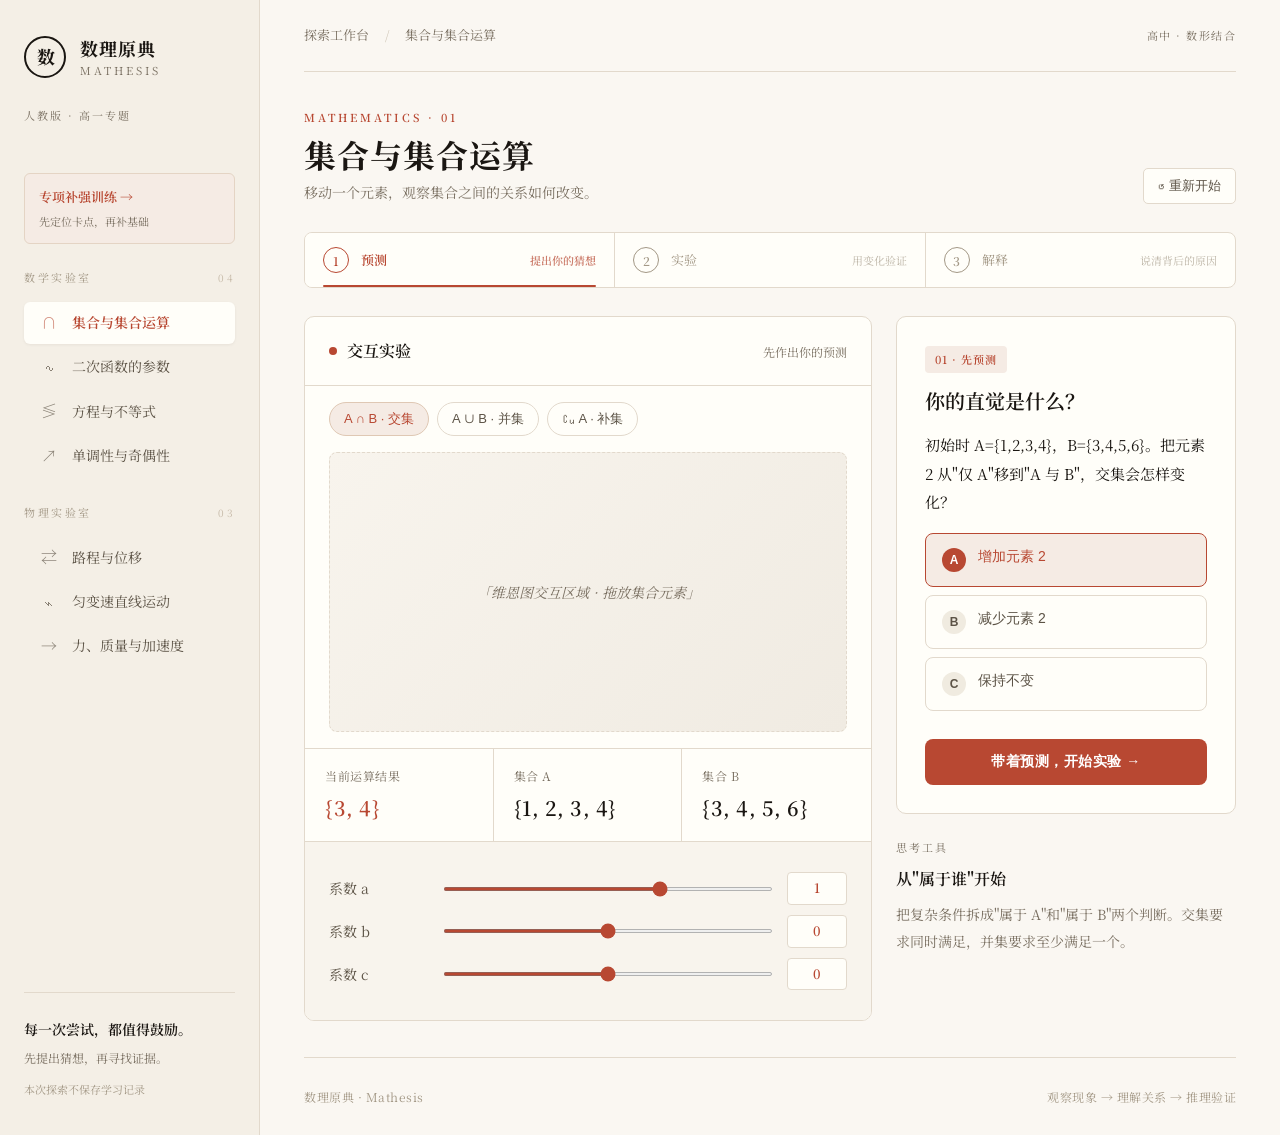
<file: design-demos/direction-1-editorial.html>
<!doctype html><html lang="zh-CN"><head><meta charset="UTF-8"><meta name="viewport" content="width=device-width,initial-scale=1">
<title>方向一 · 数理原典 Mathesis — Editorial Academic</title>
<link rel="preconnect" href="https://fonts.googleapis.com"><link href="https://fonts.googleapis.com/css2?family=Noto+Serif+SC:wght@400;600;700&family=Source+Serif+4:ital,wght@0,400;0,600;1,400&display=swap" rel="stylesheet">
<style>
:root{--ink:#1a1612;--muted:#7a7062;--accent:#b84832;--accent-light:#f5ebe4;--line:#e2d9cc;--bg:#faf7f2;--card:#fffef9;--teal:#2e8c78;--side-bg:#f4efe6;--serif:'Noto Serif SC','Source Serif 4',Georgia,'Times New Roman',serif;--sans:'Noto Serif SC',-apple-system,'Segoe UI',sans-serif}
*{box-sizing:border-box;margin:0}
body{background:var(--bg);color:var(--ink);font:15px/1.75 var(--sans);display:flex;min-height:100vh}
/* ── Sidebar ── */
aside{width:260px;background:var(--side-bg);border-right:1px solid var(--line);padding:36px 24px;display:flex;flex-direction:column;flex-shrink:0}
.brand{display:flex;align-items:center;gap:14px;text-decoration:none;color:var(--ink)}
.brand-mark{width:42px;height:42px;border:2px solid var(--ink);border-radius:50%;display:grid;place-items:center;font-family:var(--serif);font-size:18px;font-weight:700;letter-spacing:-1px;flex-shrink:0}
.brand-text{font-family:var(--serif);font-size:18px;font-weight:700;letter-spacing:1px;line-height:1.3}
.brand-text small{display:block;font-size:11px;font-weight:400;letter-spacing:3px;color:var(--muted);margin-top:2px;text-transform:uppercase}
.edition{font-size:11px;color:var(--muted);letter-spacing:2px;margin:28px 0 32px;text-transform:uppercase}
.navlabel{font-size:11px;color:#a39886;letter-spacing:2.5px;text-transform:uppercase;margin:24px 0 12px;display:flex;justify-content:space-between;align-items:baseline}
.navlabel span{font-size:10px;color:#c4b8a6}
nav button{display:flex;align-items:center;gap:12px;width:100%;border:0;background:0;text-align:left;padding:10px 14px;margin:2px 0;border-radius:6px;font:14px/1.4 var(--sans);color:#5c5346;cursor:pointer;transition:all .15s}
nav button:hover{background:#ede7db}
nav button.active{background:var(--card);color:var(--accent);font-weight:600;box-shadow:0 1px 3px rgba(26,22,18,.06)}
.navicon{font-size:16px;width:22px;text-align:center;opacity:.7}
.aside-bottom{margin-top:auto;padding-top:24px;border-top:1px solid var(--line)}
.aside-bottom .motto{font-family:var(--serif);font-size:14px;font-weight:600;color:var(--ink);margin-bottom:6px}
.aside-bottom p{font-size:12px;color:var(--muted);line-height:1.7}
.aside-bottom .hint{font-size:11px;color:#a39886;margin-top:12px}
.training-link{display:block;margin:16px 0 0;padding:12px 14px;background:var(--accent-light);border:1px solid #e4d4c4;border-radius:6px;text-decoration:none;color:var(--accent);font-size:13px;font-weight:600;transition:all .15s}
.training-link:hover{background:#f0e2d2;border-color:var(--accent)}
.training-link small{display:block;font-weight:400;color:var(--muted);margin-top:3px;font-size:11px}
/* ── Main ── */
main{flex:1;padding:0 44px;max-width:1400px}
header{height:72px;display:flex;align-items:center;justify-content:space-between;border-bottom:1px solid var(--line);font-size:13px;color:var(--muted)}
header .slash{margin:0 16px;color:#ccc2b2;font-weight:300}
.header-right{font-size:11px;letter-spacing:1.5px;text-transform:uppercase}
/* ── Heading ── */
.heading{display:flex;justify-content:space-between;align-items:flex-end;padding:36px 0 28px}
.heading .eyebrow{font-size:11px;color:var(--accent);letter-spacing:3px;font-weight:600;text-transform:uppercase}
.heading h1{font-family:var(--serif);font-size:32px;font-weight:700;letter-spacing:1px;margin:8px 0 6px;line-height:1.2}
.heading .desc{font-size:14px;color:var(--muted);max-width:500px}
.btn-quiet{border:1px solid var(--line);background:var(--card);color:#5c5346;border-radius:5px;padding:8px 14px;font-size:13px;cursor:pointer;transition:all .15s}
.btn-quiet:hover{border-color:var(--accent);color:var(--accent)}
/* ── Steps ── */
.steps{display:flex;gap:0;margin-bottom:28px;border:1px solid var(--line);border-radius:8px;overflow:hidden;background:var(--card)}
.step{flex:1;padding:14px 18px;display:flex;align-items:center;gap:12px;font-size:14px;color:#a39886;border-right:1px solid var(--line);position:relative}
.step:last-child{border-right:0}
.step.current{background:var(--card);color:var(--accent);font-weight:600}
.step.current::after{content:'';position:absolute;bottom:0;left:18px;right:18px;height:2px;background:var(--accent);border-radius:1px}
.step.done{color:var(--teal)}
.step-num{width:26px;height:26px;border:1.5px solid currentColor;border-radius:50%;display:grid;place-items:center;font-size:12px;font-weight:600;flex-shrink:0}
.step.done .step-num{background:var(--teal);color:#fff;border-color:var(--teal)}
.step-label{font-size:13px}
.step-hint{font-size:11px;margin-left:auto;opacity:.7;white-space:nowrap}
/* ── Workspace ── */
.workspace{display:grid;grid-template-columns:1fr 340px;gap:24px;align-items:start}
/* ── Experiment Panel ── */
.experiment{background:var(--card);border:1px solid var(--line);border-radius:10px;overflow:hidden}
.panel-head{display:flex;justify-content:space-between;align-items:center;padding:20px 24px;border-bottom:1px solid var(--line)}
.panel-head .title{font-family:var(--serif);font-size:16px;font-weight:600;display:flex;align-items:center;gap:10px}
.panel-head .title .dot{width:8px;height:8px;border-radius:50%;background:var(--accent);display:inline-block}
.panel-head .hint{font-size:12px;color:var(--muted)}
/* Toolbar pills */
.toolbar{display:flex;gap:8px;padding:16px 24px 0;flex-wrap:wrap}
.pill{border:1px solid var(--line);background:var(--card);color:#5c5346;padding:7px 14px;font-size:13px;border-radius:20px;cursor:pointer;transition:all .15s}
.pill:hover{border-color:#c4b8a6}
.pill.active{color:var(--accent);background:var(--accent-light);border-color:#dfc8b4}
/* Visual area */
.visual-area{padding:16px 24px;min-height:200px}
.visual-placeholder{background:linear-gradient(135deg,#f8f4ed 0%,#f0ebe2 100%);border:1px dashed var(--line);border-radius:8px;height:280px;display:grid;place-items:center;color:var(--muted);font-size:14px;font-style:italic}
/* Readout */
.readout{display:grid;grid-template-columns:repeat(3,1fr);gap:0;border-top:1px solid var(--line)}
.stat{padding:16px 20px;border-right:1px solid var(--line);font-size:12px;color:var(--muted);letter-spacing:.5px}
.stat:last-child{border-right:0}
.stat strong{display:block;font-family:var(--serif);font-size:20px;font-weight:600;color:var(--ink);margin-top:4px}
.stat:first-child strong{color:var(--accent)}
/* Controls */
.controls{padding:20px 24px;background:#f8f4ed;border-top:1px solid var(--line)}
.control{display:grid;grid-template-columns:100px 1fr 60px;gap:14px;align-items:center;margin:10px 0;font-size:14px;color:#5c5346}
.control output{background:var(--card);border:1px solid var(--line);text-align:center;border-radius:4px;padding:4px 0;font-size:13px;color:var(--accent);font-weight:600}
input[type=range]{width:100%;accent-color:var(--accent);height:4px;cursor:ew-resize}
/* ── Thinking Panel ── */
.thinking-panel .card{background:var(--card);border:1px solid var(--line);border-radius:10px;padding:28px}
.badge{display:inline-block;background:var(--accent-light);color:var(--accent);font-size:11px;font-weight:600;padding:4px 10px;border-radius:4px;letter-spacing:1px}
.thinking-panel h2{font-family:var(--serif);font-size:20px;font-weight:600;margin:14px 0 12px;line-height:1.4}
.thinking-panel .question{font-size:15px;line-height:1.9;color:var(--ink);margin:16px 0}
.option{display:flex;align-items:flex-start;gap:12px;padding:14px 16px;width:100%;border:1px solid var(--line);border-radius:8px;background:var(--card);margin:8px 0;font-size:14px;color:#5c5346;cursor:pointer;transition:all .15s;text-align:left}
.option:hover{border-color:#c4b8a6;background:#fdfcf7}
.option.selected{border-color:var(--accent);background:var(--accent-light);color:var(--accent)}
.option .letter{width:24px;height:24px;border-radius:50%;background:#f0ebe0;display:grid;place-items:center;font-size:12px;font-weight:600;flex-shrink:0}
.option.selected .letter{background:var(--accent);color:#fff}
.btn-primary{border:0;background:var(--accent);color:#fff;border-radius:8px;padding:14px;width:100%;margin-top:20px;font-size:14px;font-weight:600;cursor:pointer;letter-spacing:.5px;transition:background .15s}
.btn-primary:hover{background:#9a3c28}
.concept{padding:24px 0 0}
.concept .eyebrow{font-size:11px;color:var(--muted);letter-spacing:2px;text-transform:uppercase}
.concept h3{font-family:var(--serif);font-size:16px;font-weight:600;margin:8px 0}
.concept p{font-size:14px;color:var(--muted);line-height:1.9}
footer{font-size:12px;color:#a39886;display:flex;justify-content:space-between;padding:28px 0;border-top:1px solid var(--line);margin-top:36px;letter-spacing:.5px}
</style></head>
<body>
<!-- ══ Sidebar ══ -->
<aside>
  <a class="brand" href="#">
    <div class="brand-mark">数</div>
    <div class="brand-text">数理原典<small>Mathesis</small></div>
  </a>
  <div class="edition">人教版 · 高一专题</div>
  <a class="training-link" href="#">专项补强训练 →<small>先定位卡点，再补基础</small></a>
  <div class="navlabel">数学实验室 <span>04</span></div>
  <nav>
    <button class="active"><span class="navicon">∩</span>集合与集合运算</button>
    <button><span class="navicon">∿</span>二次函数的参数</button>
    <button><span class="navicon">≶</span>方程与不等式</button>
    <button><span class="navicon">↗</span>单调性与奇偶性</button>
  </nav>
  <div class="navlabel">物理实验室 <span>03</span></div>
  <nav>
    <button><span class="navicon">⇄</span>路程与位移</button>
    <button><span class="navicon">⌁</span>匀变速直线运动</button>
    <button><span class="navicon">→</span>力、质量与加速度</button>
  </nav>
  <div class="aside-bottom">
    <div class="motto">每一次尝试，都值得鼓励。</div>
    <p>先提出猜想，再寻找证据。</p>
    <div class="hint">本次探索不保存学习记录</div>
  </div>
</aside>
<!-- ══ Main ══ -->
<main>
  <header>
    <span>探索工作台<span class="slash">/</span>集合与集合运算</span>
    <span class="header-right">高中 · 数形结合</span>
  </header>
  <section class="heading">
    <div>
      <div class="eyebrow">Mathematics · 01</div>
      <h1>集合与集合运算</h1>
      <p class="desc">移动一个元素，观察集合之间的关系如何改变。</p>
    </div>
    <button class="btn-quiet">↺ 重新开始</button>
  </section>
  <div class="steps">
    <div class="step current"><div class="step-num">1</div><span class="step-label">预测</span><span class="step-hint">提出你的猜想</span></div>
    <div class="step"><div class="step-num">2</div><span class="step-label">实验</span><span class="step-hint">用变化验证</span></div>
    <div class="step"><div class="step-num">3</div><span class="step-label">解释</span><span class="step-hint">说清背后的原因</span></div>
  </div>
  <div class="workspace">
    <section class="experiment">
      <div class="panel-head">
        <div class="title"><span class="dot"></span>交互实验</div>
        <span class="hint">先作出你的预测</span>
      </div>
      <div class="toolbar">
        <button class="pill active">A ∩ B · 交集</button>
        <button class="pill">A ∪ B · 并集</button>
        <button class="pill">∁ᵤ A · 补集</button>
      </div>
      <div class="visual-area">
        <div class="visual-placeholder">「维恩图交互区域 · 拖放集合元素」</div>
      </div>
      <div class="readout">
        <div class="stat">当前运算结果<strong>{3, 4}</strong></div>
        <div class="stat">集合 A<strong>{1, 2, 3, 4}</strong></div>
        <div class="stat">集合 B<strong>{3, 4, 5, 6}</strong></div>
      </div>
      <div class="controls">
        <div class="control"><span>系数 a</span><input type="range" min="-3" max="3" step="0.1" value="1"><output>1</output></div>
        <div class="control"><span>系数 b</span><input type="range" min="-5" max="5" step="0.1" value="0"><output>0</output></div>
        <div class="control"><span>系数 c</span><input type="range" min="-5" max="5" step="0.1" value="0"><output>0</output></div>
      </div>
    </section>
    <section class="thinking-panel">
      <div class="card">
        <span class="badge">01 · 先预测</span>
        <h2>你的直觉是什么？</h2>
        <p class="question">初始时 A={1,2,3,4}，B={3,4,5,6}。把元素 2 从"仅 A"移到"A 与 B"，交集会怎样变化？</p>
        <button class="option selected"><span class="letter">A</span>增加元素 2</button>
        <button class="option"><span class="letter">B</span>减少元素 2</button>
        <button class="option"><span class="letter">C</span>保持不变</button>
        <button class="btn-primary">带着预测，开始实验 →</button>
      </div>
      <div class="concept">
        <div class="eyebrow">思考工具</div>
        <h3>从"属于谁"开始</h3>
        <p>把复杂条件拆成"属于 A"和"属于 B"两个判断。交集要求同时满足，并集要求至少满足一个。</p>
      </div>
    </section>
  </div>
  <footer><span>数理原典 · Mathesis</span><span>观察现象 → 理解关系 → 推理验证</span></footer>
</main>
</body></html>
</file>
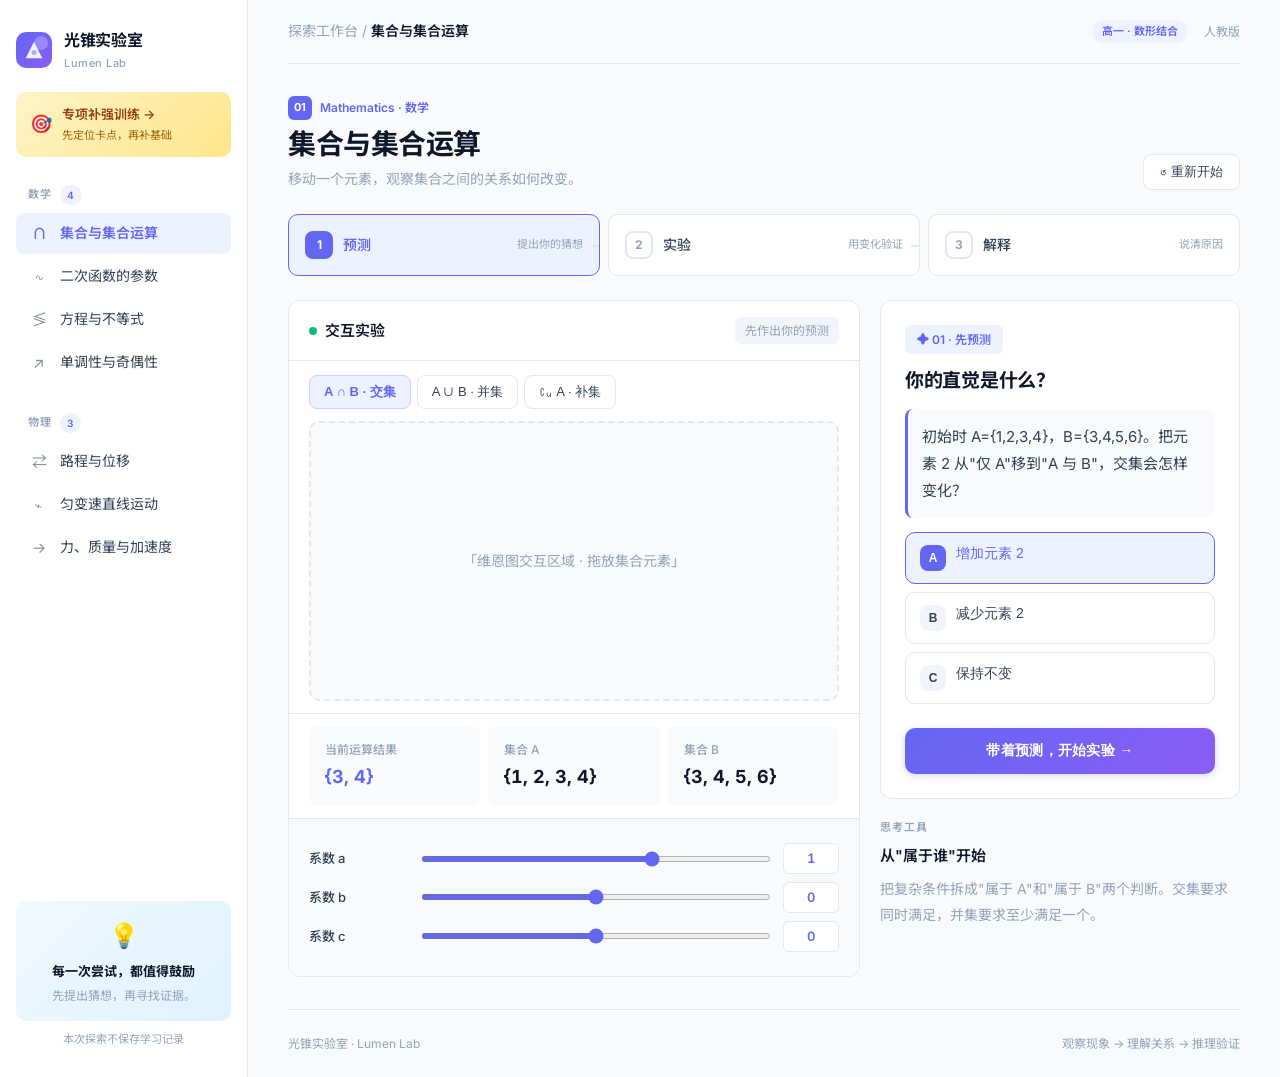
<file: design-demos/direction-2-lumen.html>
<!doctype html><html lang="zh-CN"><head><meta charset="UTF-8"><meta name="viewport" content="width=device-width,initial-scale=1">
<title>方向二 · 光锥 Lumen — Modern Learning Platform</title>
<link rel="preconnect" href="https://fonts.googleapis.com"><link href="https://fonts.googleapis.com/css2?family=Inter:wght@400;500;600;700&family=Noto+Sans+SC:wght@400;500;600;700&display=swap" rel="stylesheet">
<style>
:root{--ink:#0f172a;--ink-2:#334155;--muted:#94a3b8;--accent:#6366f1;--accent-soft:#eef2ff;--accent-2:#f59e0b;--accent-2-soft:#fef3c7;--teal:#10b981;--teal-soft:#ecfdf5;--line:#e2e8f0;--bg:#f8fafc;--card:#ffffff;--side-bg:#ffffff;--side-border:#e2e8f0;--radius:12px;--sans:'Inter','Noto Sans SC',-apple-system,'Segoe UI',sans-serif}
*{box-sizing:border-box;margin:0}
body{background:var(--bg);color:var(--ink);font:15px/1.6 var(--sans);display:flex;min-height:100vh}
/* ── Sidebar ── */
aside{width:248px;background:var(--side-bg);border-right:1px solid var(--side-border);padding:28px 16px;display:flex;flex-direction:column;flex-shrink:0}
.brand{display:flex;align-items:center;gap:12px;text-decoration:none;color:var(--ink);margin-bottom:8px}
.brand-mark{width:36px;height:36px;background:linear-gradient(135deg,var(--accent) 0%,#8b5cf6 100%);border-radius:10px;display:grid;place-items:center;position:relative;overflow:hidden}
.brand-mark::after{content:'';position:absolute;width:14px;height:14px;background:rgba(255,255,255,.25);border-radius:50%;top:4px;right:4px}
.brand-mark svg{width:20px;height:20px}
.brand-text{font-size:16px;font-weight:700;letter-spacing:-.3px}
.brand-text small{display:block;font-size:11px;font-weight:500;color:var(--muted);letter-spacing:.5px;margin-top:1px}
.nav-section{margin-top:28px}
.navlabel{font-size:11px;color:var(--muted);font-weight:600;letter-spacing:1px;text-transform:uppercase;padding:0 12px;margin-bottom:8px;display:flex;align-items:center;gap:8px}
.navlabel .count{font-size:10px;background:var(--accent-soft);color:var(--accent);padding:2px 7px;border-radius:10px;font-weight:600}
nav button{display:flex;align-items:center;gap:10px;width:100%;border:0;background:0;text-align:left;padding:10px 12px;margin:2px 0;border-radius:8px;font:14px/1.4 var(--sans);color:var(--ink-2);cursor:pointer;transition:all .12s}
nav button:hover{background:#f1f5f9}
nav button.active{background:var(--accent-soft);color:var(--accent);font-weight:600}
.navicon{font-size:15px;width:22px;text-align:center;opacity:.6}
nav button.active .navicon{opacity:1}
.training-link{display:flex;align-items:center;gap:10px;margin:12px 0 0;padding:12px 14px;background:linear-gradient(135deg,#fef3c7 0%,#fde68a 100%);border-radius:10px;text-decoration:none;color:#92400e;font-size:13px;font-weight:600;transition:all .15s}
.training-link:hover{filter:brightness(.97)}
.training-link .icon{font-size:18px}
.training-link small{display:block;font-weight:400;color:#a16207;margin-top:2px;font-size:11px}
.aside-bottom{margin-top:auto;padding-top:16px}
.aside-bottom .card{background:linear-gradient(135deg,#f0f9ff 0%,#e0f2fe 100%);border-radius:10px;padding:16px;text-align:center}
.aside-bottom .card .emoji{font-size:24px;margin-bottom:6px}
.aside-bottom .card strong{font-size:13px;display:block;margin-bottom:4px;color:var(--ink)}
.aside-bottom .card p{font-size:12px;color:var(--muted);line-height:1.6}
.aside-bottom .hint{font-size:11px;color:var(--muted);text-align:center;margin-top:10px}
/* ── Main ── */
main{flex:1;padding:0 40px;max-width:1440px}
header{height:64px;display:flex;align-items:center;justify-content:space-between;border-bottom:1px solid var(--line);font-size:14px}
header .crumb{color:var(--muted)}
header .crumb b{color:var(--ink);font-weight:600}
header .meta{font-size:12px;color:var(--muted);display:flex;align-items:center;gap:16px}
header .meta .tag{background:var(--accent-soft);color:var(--accent);padding:3px 10px;border-radius:20px;font-size:11px;font-weight:600}
/* ── Heading ── */
.heading{display:flex;justify-content:space-between;align-items:flex-end;padding:32px 0 24px}
.heading .eyebrow{font-size:12px;color:var(--accent);font-weight:600;display:flex;align-items:center;gap:8px}
.heading .eyebrow .num{background:var(--accent);color:#fff;width:24px;height:24px;border-radius:6px;display:grid;place-items:center;font-size:11px;font-weight:700}
.heading h1{font-size:28px;font-weight:700;letter-spacing:-.5px;margin:8px 0 6px;line-height:1.2;color:var(--ink)}
.heading .desc{font-size:14px;color:var(--muted);max-width:480px;line-height:1.6}
.btn-quiet{border:1px solid var(--line);background:var(--card);color:var(--ink-2);border-radius:8px;padding:8px 16px;font-size:13px;font-weight:500;cursor:pointer;transition:all .12s;display:flex;align-items:center;gap:6px}
.btn-quiet:hover{border-color:var(--accent);color:var(--accent);background:var(--accent-soft)}
/* ── Steps ── */
.steps{display:flex;gap:8px;margin-bottom:24px}
.step{flex:1;padding:16px;display:flex;align-items:center;gap:10px;font-size:14px;background:var(--card);border:1px solid var(--line);border-radius:10px;color:var(--muted);position:relative;overflow:hidden}
.step.current{border-color:var(--accent);background:var(--accent-soft)}
.step.current .step-num{background:var(--accent);color:#fff;border-color:var(--accent)}
.step.current .step-name{color:var(--accent);font-weight:600}
.step.done{background:var(--teal-soft);border-color:#a7f3d0}
.step.done .step-num{background:var(--teal);color:#fff;border-color:var(--teal)}
.step.done .step-name{color:var(--teal)}
.step-num{width:28px;height:28px;border:2px solid var(--line);border-radius:8px;display:grid;place-items:center;font-size:12px;font-weight:700;flex-shrink:0}
.step-name{font-weight:500;color:var(--ink-2)}
.step-hint{font-size:11px;margin-left:auto;color:var(--muted);white-space:nowrap}
.step-connector{position:absolute;right:-16px;top:50%;width:24px;height:2px;background:var(--line);z-index:1}
.step:last-child .step-connector{display:none}
/* ── Workspace ── */
.workspace{display:grid;grid-template-columns:1fr 360px;gap:20px;align-items:start}
/* ── Experiment Panel ── */
.experiment{background:var(--card);border:1px solid var(--line);border-radius:var(--radius);overflow:hidden}
.panel-head{display:flex;justify-content:space-between;align-items:center;padding:16px 20px;border-bottom:1px solid var(--line)}
.panel-head .title{font-size:15px;font-weight:600;display:flex;align-items:center;gap:8px}
.panel-head .title .pulse{width:8px;height:8px;border-radius:50%;background:var(--teal);animation:pulse 2s infinite}
@keyframes pulse{0%,100%{opacity:1}50%{opacity:.4}}
.panel-head .hint{font-size:12px;color:var(--muted);background:#f1f5f9;padding:4px 10px;border-radius:6px}
.toolbar{display:flex;gap:6px;padding:14px 20px 0;flex-wrap:wrap}
.pill{border:1px solid var(--line);background:var(--card);color:var(--ink-2);padding:7px 14px;font-size:13px;border-radius:8px;cursor:pointer;transition:all .12s;font-weight:500}
.pill:hover{border-color:#cbd5e1;background:#f8fafc}
.pill.active{color:var(--accent);background:var(--accent-soft);border-color:#c7d2fe;font-weight:600}
.visual-area{padding:12px 20px;min-height:200px}
.visual-placeholder{background:#f8fafc;border:2px dashed var(--line);border-radius:10px;height:280px;display:grid;place-items:center;color:var(--muted);font-size:14px}
.readout{display:grid;grid-template-columns:repeat(3,1fr);gap:8px;padding:12px 20px;border-top:1px solid var(--line)}
.stat{background:#f8fafc;border-radius:8px;padding:14px 16px;font-size:12px;color:var(--muted);font-weight:500}
.stat strong{display:block;font-size:18px;font-weight:700;color:var(--ink);margin-top:4px;font-variant-numeric:tabular-nums}
.stat:first-child strong{color:var(--accent)}
.controls{padding:16px 20px;background:#f8fafc;border-top:1px solid var(--line)}
.control{display:grid;grid-template-columns:100px 1fr 56px;gap:12px;align-items:center;margin:8px 0;font-size:13px;color:var(--ink-2);font-weight:500}
.control output{background:var(--card);border:1px solid var(--line);text-align:center;border-radius:6px;padding:4px 0;font-size:13px;color:var(--accent);font-weight:600;font-variant-numeric:tabular-nums}
input[type=range]{width:100%;accent-color:var(--accent);height:6px;cursor:ew-resize}
/* ── Thinking Panel ── */
.thinking-panel .card{background:var(--card);border:1px solid var(--line);border-radius:var(--radius);padding:24px;position:relative}
.badge{display:inline-flex;align-items:center;gap:6px;background:var(--accent-soft);color:var(--accent);font-size:12px;font-weight:600;padding:5px 12px;border-radius:6px}
.thinking-panel h2{font-size:19px;font-weight:700;margin:14px 0 10px;line-height:1.4;letter-spacing:-.3px}
.thinking-panel .question{font-size:15px;line-height:1.8;color:var(--ink-2);margin:14px 0;padding:14px;background:#f8fafc;border-radius:8px;border-left:3px solid var(--accent)}
.option{display:flex;align-items:flex-start;gap:10px;padding:12px 14px;width:100%;border:1.5px solid var(--line);border-radius:10px;background:var(--card);margin:8px 0;font-size:14px;color:var(--ink-2);cursor:pointer;transition:all .12s;text-align:left;font-weight:500}
.option:hover{border-color:#cbd5e1;background:#f8fafc}
.option.selected{border-color:var(--accent);background:var(--accent-soft);color:var(--accent)}
.option .letter{width:26px;height:26px;border-radius:8px;background:#f1f5f9;display:grid;place-items:center;font-size:12px;font-weight:700;flex-shrink:0}
.option.selected .letter{background:var(--accent);color:#fff}
.btn-primary{border:0;background:linear-gradient(135deg,var(--accent) 0%,#8b5cf6 100%);color:#fff;border-radius:10px;padding:14px;width:100%;margin-top:16px;font-size:14px;font-weight:600;cursor:pointer;letter-spacing:.3px;transition:all .15s;box-shadow:0 2px 8px rgba(99,102,241,.25)}
.btn-primary:hover{filter:brightness(1.05);box-shadow:0 4px 12px rgba(99,102,241,.35)}
.concept{padding:20px 0 0}
.concept .label{font-size:11px;color:var(--muted);font-weight:600;letter-spacing:1px;text-transform:uppercase}
.concept h3{font-size:15px;font-weight:600;margin:8px 0;color:var(--ink)}
.concept p{font-size:14px;color:var(--muted);line-height:1.8}
footer{font-size:12px;color:var(--muted);display:flex;justify-content:space-between;padding:24px 0;border-top:1px solid var(--line);margin-top:32px}
</style></head>
<body>
<aside>
  <a class="brand" href="#">
    <div class="brand-mark"><svg viewBox="0 0 24 24" fill="none"><path d="M12 2L2 22h20L12 2z" fill="white" opacity=".9"/><circle cx="12" cy="15" r="3" fill="rgba(99,102,241,.5)"/></svg></div>
    <div class="brand-text">光锥实验室<small>Lumen Lab</small></div>
  </a>
  <a class="training-link" href="#"><span class="icon">🎯</span><div>专项补强训练 →<small>先定位卡点，再补基础</small></div></a>
  <div class="nav-section">
    <div class="navlabel">数学 <span class="count">4</span></div>
    <nav>
      <button class="active"><span class="navicon">∩</span>集合与集合运算</button>
      <button><span class="navicon">∿</span>二次函数的参数</button>
      <button><span class="navicon">≶</span>方程与不等式</button>
      <button><span class="navicon">↗</span>单调性与奇偶性</button>
    </nav>
  </div>
  <div class="nav-section">
    <div class="navlabel">物理 <span class="count">3</span></div>
    <nav>
      <button><span class="navicon">⇄</span>路程与位移</button>
      <button><span class="navicon">⌁</span>匀变速直线运动</button>
      <button><span class="navicon">→</span>力、质量与加速度</button>
    </nav>
  </div>
  <div class="aside-bottom">
    <div class="card"><div class="emoji">💡</div><strong>每一次尝试，都值得鼓励</strong><p>先提出猜想，再寻找证据。</p></div>
    <div class="hint">本次探索不保存学习记录</div>
  </div>
</aside>
<main>
  <header>
    <span class="crumb">探索工作台 / <b>集合与集合运算</b></span>
    <div class="meta"><span class="tag">高一 · 数形结合</span><span>人教版</span></div>
  </header>
  <section class="heading">
    <div>
      <div class="eyebrow"><span class="num">01</span> Mathematics · 数学</div>
      <h1>集合与集合运算</h1>
      <p class="desc">移动一个元素，观察集合之间的关系如何改变。</p>
    </div>
    <button class="btn-quiet">↺ 重新开始</button>
  </section>
  <div class="steps">
    <div class="step current"><div class="step-num">1</div><span class="step-name">预测</span><span class="step-hint">提出你的猜想</span><div class="step-connector"></div></div>
    <div class="step"><div class="step-num">2</div><span class="step-name">实验</span><span class="step-hint">用变化验证</span><div class="step-connector"></div></div>
    <div class="step"><div class="step-num">3</div><span class="step-name">解释</span><span class="step-hint">说清原因</span></div>
  </div>
  <div class="workspace">
    <section class="experiment">
      <div class="panel-head">
        <div class="title"><span class="pulse"></span>交互实验</div>
        <span class="hint">先作出你的预测</span>
      </div>
      <div class="toolbar">
        <button class="pill active">A ∩ B · 交集</button>
        <button class="pill">A ∪ B · 并集</button>
        <button class="pill">∁ᵤ A · 补集</button>
      </div>
      <div class="visual-area"><div class="visual-placeholder">「维恩图交互区域 · 拖放集合元素」</div></div>
      <div class="readout">
        <div class="stat">当前运算结果<strong>{3, 4}</strong></div>
        <div class="stat">集合 A<strong>{1, 2, 3, 4}</strong></div>
        <div class="stat">集合 B<strong>{3, 4, 5, 6}</strong></div>
      </div>
      <div class="controls">
        <div class="control"><span>系数 a</span><input type="range" min="-3" max="3" step="0.1" value="1"><output>1</output></div>
        <div class="control"><span>系数 b</span><input type="range" min="-5" max="5" step="0.1" value="0"><output>0</output></div>
        <div class="control"><span>系数 c</span><input type="range" min="-5" max="5" step="0.1" value="0"><output>0</output></div>
      </div>
    </section>
    <section class="thinking-panel">
      <div class="card">
        <span class="badge">✦ 01 · 先预测</span>
        <h2>你的直觉是什么？</h2>
        <p class="question">初始时 A={1,2,3,4}，B={3,4,5,6}。把元素 2 从"仅 A"移到"A 与 B"，交集会怎样变化？</p>
        <button class="option selected"><span class="letter">A</span>增加元素 2</button>
        <button class="option"><span class="letter">B</span>减少元素 2</button>
        <button class="option"><span class="letter">C</span>保持不变</button>
        <button class="btn-primary">带着预测，开始实验 →</button>
      </div>
      <div class="concept">
        <div class="label">思考工具</div>
        <h3>从"属于谁"开始</h3>
        <p>把复杂条件拆成"属于 A"和"属于 B"两个判断。交集要求同时满足，并集要求至少满足一个。</p>
      </div>
    </section>
  </div>
  <footer><span>光锥实验室 · Lumen Lab</span><span>观察现象 → 理解关系 → 推理验证</span></footer>
</main>
</body></html>
</file>
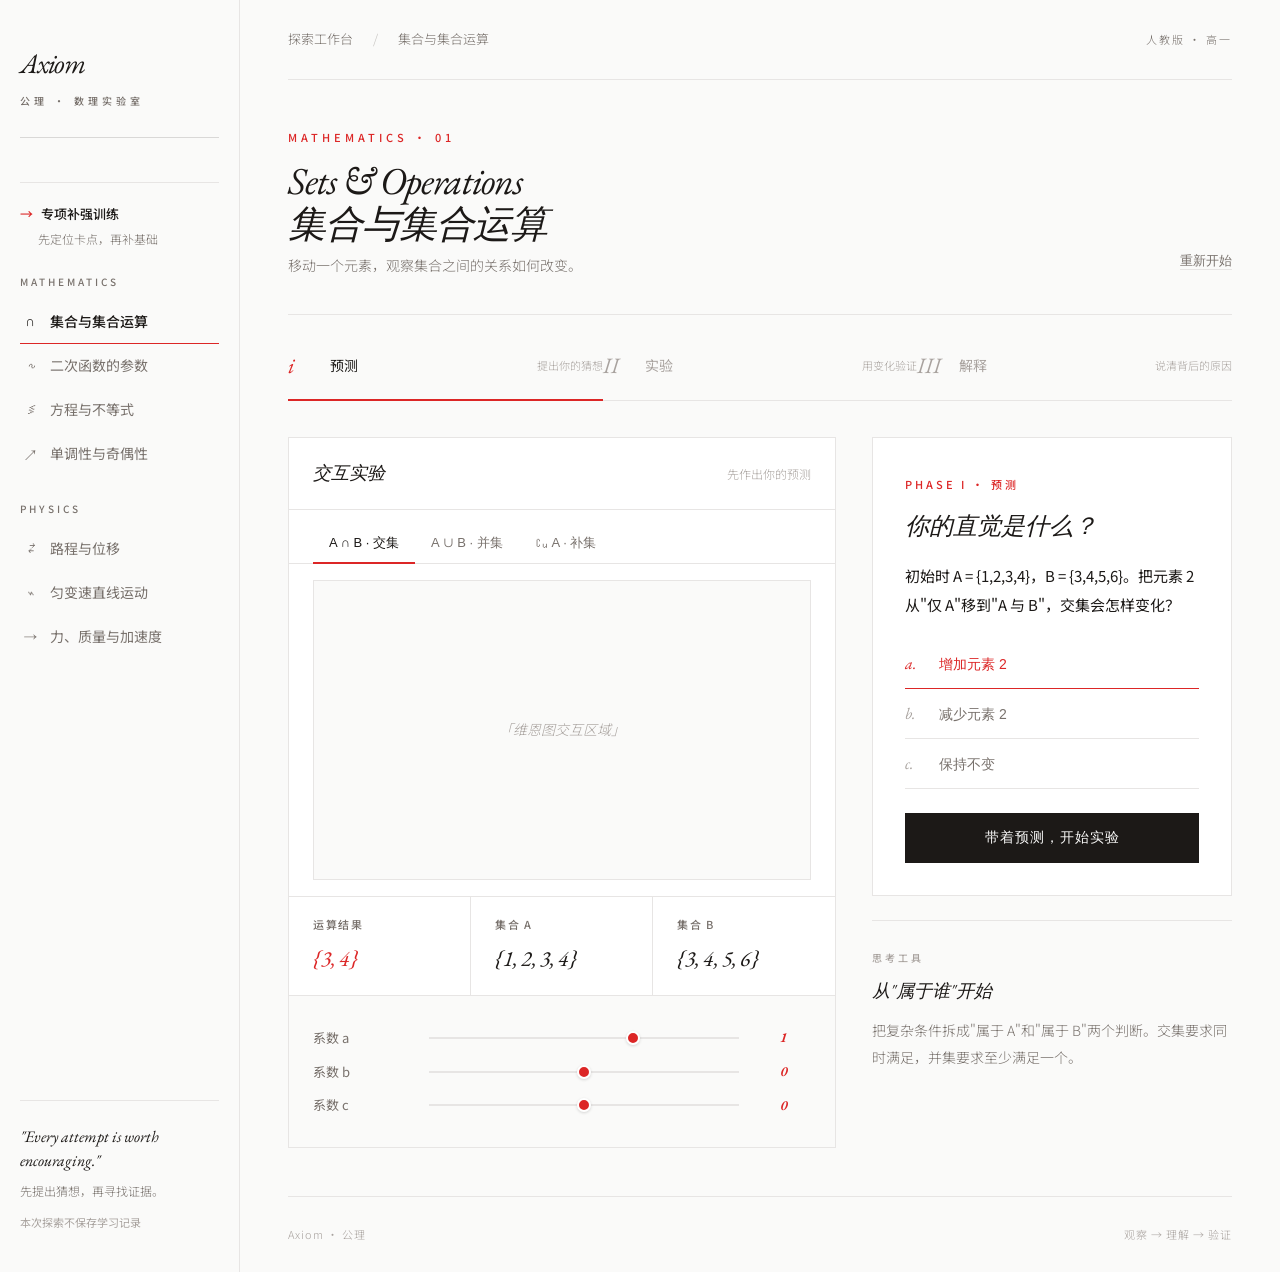
<file: design-demos/direction-3-axiom.html>
<!doctype html><html lang="zh-CN"><head><meta charset="UTF-8"><meta name="viewport" content="width=device-width,initial-scale=1">
<title>方向三 · 公理 Axiom — Minimalist Scientific Academy</title>
<link rel="preconnect" href="https://fonts.googleapis.com"><link href="https://fonts.googleapis.com/css2?family=EB+Garamond:ital,wght@0,400;0,600;1,400&family=Noto+Sans+SC:wght@300;400;500;600&display=swap" rel="stylesheet">
<style>
:root{--ink:#1c1917;--muted:#78716c;--accent:#dc2626;--line:#e7e5e4;--bg:#fafaf9;--card:#ffffff;--side-bg:#fafaf9;--sans:'Noto Sans SC',-apple-system,'Segoe UI',sans-serif;--serif:'EB Garamond',Georgia,'Noto Serif SC',serif}
*{box-sizing:border-box;margin:0}
body{background:var(--bg);color:var(--ink);font:15px/1.7 var(--sans);display:flex;min-height:100vh;font-weight:400}
/* ── Sidebar ── */
aside{width:240px;background:var(--side-bg);border-right:1px solid var(--line);padding:40px 20px;display:flex;flex-direction:column;flex-shrink:0}
.brand{display:flex;align-items:baseline;gap:0;text-decoration:none;color:var(--ink);margin-bottom:4px}
.brand-text{font-family:var(--serif);font-size:28px;font-weight:400;letter-spacing:-1px;font-style:italic}
.brand-text span{font-family:var(--sans);font-size:10px;font-weight:500;letter-spacing:4px;color:var(--muted);display:block;margin-top:4px;text-transform:uppercase;font-style:normal}
.divider{height:1px;background:var(--ink);margin:24px 0 20px;opacity:.15}
.navlabel{font-size:10px;color:var(--muted);letter-spacing:3px;text-transform:uppercase;margin:24px 0 10px;font-weight:500}
nav{display:flex;flex-direction:column;gap:0}
nav button{display:flex;align-items:center;gap:10px;width:100%;border:0;background:0;text-align:left;padding:11px 0;margin:0;border-radius:0;font:14px/1.5 var(--sans);color:var(--muted);cursor:pointer;border-bottom:1px solid transparent;transition:all .15s;font-weight:400}
nav button:hover{color:var(--ink)}
nav button.active{color:var(--ink);font-weight:500;border-bottom-color:var(--accent)}
.navicon{font-size:14px;width:20px;text-align:center;font-family:var(--serif);font-style:italic}
.training-link{display:block;margin:24px 0 0;padding:0;text-decoration:none;color:var(--ink);font-size:13px;font-weight:500;border-top:1px solid var(--line);padding-top:20px;transition:color .15s}
.training-link:hover{color:var(--accent)}
.training-link::before{content:'→';margin-right:8px;color:var(--accent)}
.training-link small{display:block;font-weight:300;color:var(--muted);margin-top:4px;font-size:12px;padding-left:18px}
.aside-bottom{margin-top:auto;padding-top:24px;border-top:1px solid var(--line)}
.aside-bottom .motto{font-family:var(--serif);font-size:16px;font-style:italic;font-weight:400;color:var(--ink);margin-bottom:8px;line-height:1.5}
.aside-bottom p{font-size:12px;color:var(--muted);line-height:1.7;font-weight:300}
.aside-bottom .hint{font-size:11px;color:#a8a29e;margin-top:12px}
/* ── Main ── */
main{flex:1;padding:0 48px;max-width:1360px}
header{height:80px;display:flex;align-items:center;justify-content:space-between;border-bottom:1px solid var(--line);font-size:13px;color:var(--muted);font-weight:300}
header .slash{margin:0 20px;opacity:.4}
header .right{font-size:11px;letter-spacing:2px;text-transform:uppercase}
/* ── Heading ── */
.heading{display:flex;justify-content:space-between;align-items:flex-end;padding:48px 0 36px;border-bottom:1px solid var(--line)}
.heading .eyebrow{font-size:11px;color:var(--accent);letter-spacing:4px;font-weight:500;text-transform:uppercase}
.heading h1{font-family:var(--serif);font-size:38px;font-weight:400;letter-spacing:-1px;margin:12px 0 8px;line-height:1.15;font-style:italic}
.heading .desc{font-size:14px;color:var(--muted);max-width:460px;font-weight:300;line-height:1.7}
.btn-quiet{border:0;background:0;color:var(--muted);font-size:13px;cursor:pointer;transition:color .15s;padding:8px 0;font-weight:400;text-decoration:underline;text-underline-offset:4px;text-decoration-color:var(--line)}
.btn-quiet:hover{color:var(--accent);text-decoration-color:var(--accent)}
/* ── Steps ── */
.steps{display:flex;gap:0;margin:32px 0 36px;border-bottom:1px solid var(--line)}
.step{flex:1;padding:0 0 16px;display:flex;align-items:center;gap:14px;font-size:14px;color:#a8a29e;position:relative;font-weight:300}
.step.current{color:var(--ink)}
.step.current::after{content:'';position:absolute;bottom:-1px;left:0;right:0;height:2px;background:var(--accent)}
.step.done{color:var(--ink)}
.step-num{font-family:var(--serif);font-size:22px;font-style:italic;font-weight:400;width:28px;flex-shrink:0}
.step.current .step-num{color:var(--accent)}
.step.done .step-num{text-decoration:line-through;opacity:.5}
.step-name{font-weight:400;font-size:14px}
.step-hint{font-size:11px;margin-left:auto;color:#a8a29e;font-weight:300;white-space:nowrap}
/* ── Workspace ── */
.workspace{display:grid;grid-template-columns:1fr 360px;gap:36px;align-items:start}
/* ── Experiment Panel ── */
.experiment{background:var(--card);border:1px solid var(--line);border-radius:0;overflow:hidden}
.panel-head{display:flex;justify-content:space-between;align-items:baseline;padding:20px 24px;border-bottom:1px solid var(--line)}
.panel-head .title{font-family:var(--serif);font-size:18px;font-weight:400;font-style:italic}
.panel-head .hint{font-size:12px;color:#a8a29e;font-weight:300}
.toolbar{display:flex;gap:0;padding:16px 24px 0;flex-wrap:wrap;border-bottom:1px solid var(--line)}
.pill{border:0;border-bottom:2px solid transparent;background:0;color:var(--muted);padding:8px 16px 10px;font-size:13px;cursor:pointer;transition:all .15s;font-weight:400;margin-bottom:-1px}
.pill:hover{color:var(--ink)}
.pill.active{color:var(--ink);border-bottom-color:var(--accent);font-weight:500}
.visual-area{padding:16px 24px;min-height:200px}
.visual-placeholder{background:var(--bg);border:1px solid var(--line);height:300px;display:grid;place-items:center;color:#a8a29e;font-size:14px;font-weight:300;font-style:italic}
.readout{display:grid;grid-template-columns:repeat(3,1fr);gap:0;border-top:1px solid var(--line)}
.stat{padding:18px 24px;border-right:1px solid var(--line);font-size:11px;color:var(--muted);letter-spacing:1.5px;text-transform:uppercase;font-weight:500}
.stat:last-child{border-right:0}
.stat strong{display:block;font-family:var(--serif);font-size:22px;font-weight:400;color:var(--ink);margin-top:6px;font-style:italic;letter-spacing:-.5px}
.stat:first-child strong{color:var(--accent)}
.controls{padding:20px 24px;background:var(--bg);border-top:1px solid var(--line)}
.control{display:grid;grid-template-columns:100px 1fr 56px;gap:16px;align-items:center;margin:10px 0;font-size:13px;color:var(--muted);font-weight:400}
.control output{text-align:center;font-size:14px;color:var(--accent);font-family:var(--serif);font-style:italic;font-weight:600}
input[type=range]{width:100%;accent-color:var(--accent);height:2px;cursor:ew-resize;-webkit-appearance:none;appearance:none;background:var(--line)}
input[type=range]::-webkit-slider-thumb{-webkit-appearance:none;width:14px;height:14px;border-radius:50%;background:var(--accent);cursor:ew-resize;border:2px solid #fff;box-shadow:0 1px 3px rgba(0,0,0,.15)}
/* ── Thinking Panel ── */
.thinking-panel .card{background:var(--card);border:1px solid var(--line);border-radius:0;padding:32px}
.badge{display:inline-block;font-size:11px;font-weight:500;color:var(--accent);letter-spacing:3px;text-transform:uppercase;margin-bottom:4px}
.thinking-panel h2{font-family:var(--serif);font-size:24px;font-weight:400;margin:12px 0 16px;line-height:1.35;font-style:italic}
.thinking-panel .question{font-size:15px;line-height:1.9;color:var(--ink);margin:20px 0;font-weight:400}
.option{display:flex;align-items:baseline;gap:14px;padding:14px 0;width:100%;border:0;border-bottom:1px solid var(--line);background:0;margin:0;font-size:14px;color:var(--muted);cursor:pointer;transition:all .15s;text-align:left;font-weight:400}
.option:hover{color:var(--ink);padding-left:8px}
.option.selected{color:var(--accent);border-bottom-color:var(--accent)}
.option .letter{font-family:var(--serif);font-size:16px;font-style:italic;color:#a8a29e;flex-shrink:0;width:20px}
.option.selected .letter{color:var(--accent)}
.btn-primary{border:0;background:var(--ink);color:#fafaf9;border-radius:0;padding:16px;width:100%;margin-top:24px;font-size:14px;font-weight:500;cursor:pointer;letter-spacing:1px;transition:background .15s}
.btn-primary:hover{background:var(--accent)}
.concept{padding:28px 0 0;border-top:1px solid var(--line);margin-top:24px}
.concept .label{font-size:10px;color:#a8a29e;letter-spacing:3px;text-transform:uppercase;font-weight:500}
.concept h3{font-family:var(--serif);font-size:18px;font-weight:400;font-style:italic;margin:10px 0}
.concept p{font-size:14px;color:var(--muted);line-height:1.9;font-weight:300}
footer{font-size:11px;color:#a8a29e;display:flex;justify-content:space-between;padding:28px 0;border-top:1px solid var(--line);margin-top:48px;letter-spacing:1px;font-weight:300}
</style></head>
<body>
<aside>
  <a class="brand" href="#">
    <div class="brand-text"><i>Axiom</i><span>公理 · 数理实验室</span></div>
  </a>
  <div class="divider"></div>
  <a class="training-link" href="#">专项补强训练<small>先定位卡点，再补基础</small></a>
  <div class="navlabel">Mathematics</div>
  <nav>
    <button class="active"><span class="navicon">∩</span>集合与集合运算</button>
    <button><span class="navicon">∿</span>二次函数的参数</button>
    <button><span class="navicon">≶</span>方程与不等式</button>
    <button><span class="navicon">↗</span>单调性与奇偶性</button>
  </nav>
  <div class="navlabel">Physics</div>
  <nav>
    <button><span class="navicon">⇄</span>路程与位移</button>
    <button><span class="navicon">⌁</span>匀变速直线运动</button>
    <button><span class="navicon">→</span>力、质量与加速度</button>
  </nav>
  <div class="aside-bottom">
    <div class="motto">"Every attempt is worth encouraging."</div>
    <p>先提出猜想，再寻找证据。</p>
    <div class="hint">本次探索不保存学习记录</div>
  </div>
</aside>
<main>
  <header>
    <span>探索工作台<span class="slash">/</span>集合与集合运算</span>
    <span class="right">人教版 · 高一</span>
  </header>
  <section class="heading">
    <div>
      <div class="eyebrow">Mathematics · 01</div>
      <h1>Sets & Operations<br>集合与集合运算</h1>
      <p class="desc">移动一个元素，观察集合之间的关系如何改变。</p>
    </div>
    <button class="btn-quiet">重新开始</button>
  </section>
  <div class="steps">
    <div class="step current"><span class="step-num">i</span><span class="step-name">预测</span><span class="step-hint">提出你的猜想</span></div>
    <div class="step"><span class="step-num">II</span><span class="step-name">实验</span><span class="step-hint">用变化验证</span></div>
    <div class="step"><span class="step-num">III</span><span class="step-name">解释</span><span class="step-hint">说清背后的原因</span></div>
  </div>
  <div class="workspace">
    <section class="experiment">
      <div class="panel-head">
        <div class="title">交互实验</div>
        <span class="hint">先作出你的预测</span>
      </div>
      <div class="toolbar">
        <button class="pill active">A ∩ B · 交集</button>
        <button class="pill">A ∪ B · 并集</button>
        <button class="pill">∁ᵤ A · 补集</button>
      </div>
      <div class="visual-area"><div class="visual-placeholder">「维恩图交互区域」</div></div>
      <div class="readout">
        <div class="stat">运算结果<strong>{3, 4}</strong></div>
        <div class="stat">集合 A<strong>{1, 2, 3, 4}</strong></div>
        <div class="stat">集合 B<strong>{3, 4, 5, 6}</strong></div>
      </div>
      <div class="controls">
        <div class="control"><span>系数 a</span><input type="range" min="-3" max="3" step="0.1" value="1"><output>1</output></div>
        <div class="control"><span>系数 b</span><input type="range" min="-5" max="5" step="0.1" value="0"><output>0</output></div>
        <div class="control"><span>系数 c</span><input type="range" min="-5" max="5" step="0.1" value="0"><output>0</output></div>
      </div>
    </section>
    <section class="thinking-panel">
      <div class="card">
        <span class="badge">Phase I · 预测</span>
        <h2>你的直觉是什么？</h2>
        <p class="question">初始时 A = {1,2,3,4}，B = {3,4,5,6}。把元素 2 从"仅 A"移到"A 与 B"，交集会怎样变化？</p>
        <button class="option selected"><span class="letter">a.</span>增加元素 2</button>
        <button class="option"><span class="letter">b.</span>减少元素 2</button>
        <button class="option"><span class="letter">c.</span>保持不变</button>
        <button class="btn-primary">带着预测，开始实验</button>
      </div>
      <div class="concept">
        <div class="label">思考工具</div>
        <h3>从"属于谁"开始</h3>
        <p>把复杂条件拆成"属于 A"和"属于 B"两个判断。交集要求同时满足，并集要求至少满足一个。</p>
      </div>
    </section>
  </div>
  <footer><span>Axiom · 公理</span><span>观察 → 理解 → 验证</span></footer>
</main>
</body></html>
</file>
<file: style.css>
:root {
  --ink: #18181b;
  --muted: #71717a;
  --accent: #166534;
  --line: #d4d4d8;
  --bg: #fafafa;
  --teal: #b45309;
}

* { box-sizing: border-box; }

body {
  margin: 0;
  background: var(--bg);
  color: var(--ink);
  font: 15px/1.75 'Noto Serif SC', -apple-system, BlinkMacSystemFont, "Segoe UI", "Microsoft YaHei", serif;
}

button, input, select { font: inherit; }
button { cursor: pointer; }

button:focus-visible, input:focus-visible, select:focus-visible {
  outline: 2px solid var(--accent);
  outline-offset: 2px;
}

button:disabled { cursor: not-allowed; opacity: .5; }

/* Sidebar */
aside {
  position: fixed;
  width: 260px;
  background: #f4f4f5;
  border-right: 1px solid var(--line);
  height: 100vh;
  padding: 36px 24px;
  display: flex;
  flex-direction: column;
}

.brand {
  display: flex;
  gap: 12px;
  color: var(--ink);
  text-decoration: none;
  font-size: 25px;
  font-weight: 750;
  align-items: center;
}

.brand b {
  display: block;
  font-size: 12px;
  letter-spacing: 2px;
  font-weight: 500;
  color: var(--muted);
}

.brandmark {
  display: grid;
  place-items: center;
  border: 2px solid var(--accent);
  color: var(--accent);
  border-radius: 50%;
  width: 42px;
  height: 42px;
  font-size: 18px;
  font-weight: 700;
}

.edition {
  font-size: 11px;
  color: var(--muted);
  letter-spacing: 2px;
  margin: 28px 5px 32px;
  text-transform: uppercase;
}

.navlabel {
  font-size: 11px;
  color: #a1a1aa;
  letter-spacing: 2.5px;
  text-transform: uppercase;
  display: flex;
  justify-content: space-between;
  align-items: baseline;
  padding: 0 0;
  margin: 24px 0 12px;
}

nav button {
  width: 100%;
  border: 0;
  background: transparent;
  text-align: left;
  border-radius: 6px;
  padding: 10px 14px;
  margin: 2px 0;
  color: #52525b;
  font-size: 14px;
  display: flex;
  gap: 10px;
  align-items: center;
}

nav button.active {
  background: #ffffff;
  color: var(--accent);
  font-weight: 650;
  box-shadow: 0 1px 3px rgba(0, 0, 0, 0.05);
}

nav button:hover {
  background: #e4e4e7;
}

.navicon {
  width: 24px;
  font-size: 19px;
}

.asidebottom {
  margin-top: auto;
  padding: 24px 10px 0;
}

.smallgrid {
  font-size: 28px;
  color: var(--accent);
}

.asidebottom strong {
  font-size: 14px;
  font-family: 'Noto Serif SC', Georgia, serif;
}

.asidebottom p {
  font-size: 12px;
  color: var(--muted);
  margin: 5px 0 18px;
}

.asidebottom > span {
  font-size: 12px;
  color: #a1a1aa;
}

/* Main */
main {
  margin-left: 260px;
  padding: 0 44px;
  max-width: 1400px;
}

header {
  height: 72px;
  display: flex;
  align-items: center;
  justify-content: space-between;
  border-bottom: 1px solid var(--line);
  font-size: 13px;
  color: var(--muted);
}

.slash {
  margin: 0 16px;
  color: #c4c4cc;
}

.headerhint {
  font-size: 12px;
}

.heading {
  display: flex;
  justify-content: space-between;
  align-items: center;
  padding: 30px 0 23px;
}

.eyebrow {
  font-size: 11px;
  color: var(--accent);
  letter-spacing: 3px;
  font-weight: 650;
  text-transform: uppercase;
}

h1 {
  font-family: 'Noto Serif SC', Georgia, serif;
  font-size: 32px;
  letter-spacing: 1px;
  margin: 8px 0 6px;
  line-height: 1.2;
}

p { margin: 8px 0; }

.heading p {
  font-size: 14px;
  color: var(--muted);
}

.quiet {
  border: 1px solid var(--line);
  background: #ffffff;
  color: #52525b;
  border-radius: 5px;
  padding: 8px 14px;
  font-size: 13px;
}

.quiet:hover {
  border-color: var(--accent);
  color: var(--accent);
}

/* Steps */
.steps {
  display: flex;
  background: #ffffff;
  padding: 0;
  border-radius: 8px;
  border: 1px solid var(--line);
  gap: 0;
  margin-bottom: 28px;
  overflow: hidden;
}

.step {
  flex: 1;
  padding: 14px 18px;
  display: flex;
  gap: 12px;
  align-items: center;
  color: #a1a1aa;
  font-size: 14px;
  border-right: 1px solid var(--line);
  position: relative;
}

.step:last-child {
  border-right: 0;
}

.step.current {
  background: #ffffff;
  border-radius: 0;
  box-shadow: none;
  color: var(--accent);
  font-weight: 600;
}

.step.current::after {
  content: '';
  position: absolute;
  bottom: 0;
  left: 18px;
  right: 18px;
  height: 2px;
  background: var(--accent);
  border-radius: 1px;
}

.step.done {
  color: var(--teal);
}

.step b {
  border: 1px solid currentColor;
  border-radius: 50%;
  width: 23px;
  height: 23px;
  text-align: center;
  font-size: 12px;
  line-height: 21px;
}

.step span {
  font-size: 12px;
  margin-left: auto;
}

/* Workspace */
.workspace {
  display: grid;
  grid-template-columns: minmax(0, 1fr) 320px;
  gap: 22px;
  align-items: start;
}

.experiment {
  background: #ffffff;
  border: 1px solid var(--line);
  border-radius: 10px;
  overflow: hidden;
}

.paneltop {
  display: flex;
  justify-content: space-between;
  align-items: center;
  padding: 18px 22px;
  border-bottom: 1px solid var(--line);
}

.paneltop strong {
  font-size: 15px;
}

.liveicon {
  color: var(--accent);
  margin-right: 9px;
}

.paneltop > span {
  font-size: 12px;
  color: var(--muted);
}

#toolbar {
  display: flex;
  gap: 7px;
  padding: 15px 22px 0;
  flex-wrap: wrap;
}

#toolbar:empty {
  display: none;
}

.pill {
  border: 1px solid var(--line);
  background: #ffffff;
  color: #52525b;
  padding: 7px 14px;
  font-size: 13px;
  border-radius: 20px;
}

.pill.active {
  color: var(--accent);
  background: #f0fdf4;
  border-color: #bbf7d0;
}

#visual {
  padding: 10px 20px 0;
}

svg {
  width: 100%;
  height: auto;
  display: block;
  overflow: hidden;
}

svg text {
  font: 14px 'Noto Serif SC', -apple-system, "Microsoft YaHei", serif;
  fill: #71717a;
}

/* JSXGraph 容器 */
.jxgbox {
  border-radius: 8px !important;
  border: 1px solid var(--line) !important;
  background: #ffffff !important;
}

/* KaTeX 公式内联样式 */
.katex-tex {
  display: inline;
}
.katex { font-size: 1em; }
.card .question .katex { font-size: 1.05em; }
.feedback .katex { font-size: 1em; }

.readout {
  display: grid;
  grid-template-columns: repeat(3, 1fr);
  padding: 0;
  gap: 0;
  border-top: 1px solid var(--line);
}

.stat {
  border-right: 1px solid var(--line);
  font-size: 12px;
  color: var(--muted);
  padding: 16px 20px;
  overflow-wrap: anywhere;
  letter-spacing: .5px;
}

.stat:last-child {
  border: none;
}

.stat strong {
  display: block;
  font-size: 20px;
  color: var(--ink);
  font-weight: 600;
  margin-top: 4px;
  font-family: 'Noto Serif SC', Georgia, serif;
}

.stat strong.blue {
  color: var(--accent);
}

#controls {
  padding: 20px 24px;
  background: #fafafa;
  border-top: 1px solid var(--line);
}

.control {
  display: grid;
  grid-template-columns: 100px 1fr 60px;
  gap: 14px;
  align-items: center;
  margin: 10px 0;
  font-size: 14px;
  color: #52525b;
}

.control output {
  background: #ffffff;
  border: 1px solid var(--line);
  text-align: center;
  border-radius: 4px;
  color: var(--accent);
  font-weight: 600;
  font-variant-numeric: tabular-nums;
}

input[type=range] {
  width: 100%;
  accent-color: var(--accent);
  cursor: ew-resize;
}

.labfooter {
  border-top: 1px solid var(--line);
  padding: 13px 22px;
  display: flex;
  justify-content: space-between;
  align-items: center;
  gap: 10px;
}

.labfooter > span {
  font-size: 12px;
  color: #a1a1aa;
}

/* Cards */
.card {
  background: #ffffff;
  border: 1px solid var(--line);
  border-radius: 10px;
  padding: 28px;
}

.card h2 {
  font-family: 'Noto Serif SC', Georgia, serif;
  font-size: 20px;
  margin: 14px 0 12px;
  line-height: 1.4;
}

.card .question {
  font-size: 16px;
  line-height: 1.9;
  margin: 15px 0;
}

.badge {
  background: #f0fdf4;
  color: var(--accent);
  font-size: 11px;
  padding: 4px 10px;
  border-radius: 4px;
  letter-spacing: 1px;
}

.option {
  display: flex;
  align-items: flex-start;
  gap: 12px;
  text-align: left;
  padding: 14px 16px;
  width: 100%;
  border: 1px solid var(--line);
  border-radius: 8px;
  background: #ffffff;
  margin: 8px 0;
  font-size: 14px;
  color: #52525b;
}

.option.selected {
  border-color: var(--accent);
  background: #f0fdf4;
  color: var(--accent);
}

.option .letter {
  flex-shrink: 0;
  display: grid;
  place-items: center;
  width: 24px;
  height: 24px;
  border-radius: 50%;
  background: #e4e4e7;
  font-size: 12px;
  font-weight: 600;
}

.option.selected .letter {
  background: var(--accent);
  color: #fff;
}

.primary {
  border: 0;
  background: var(--accent);
  color: #ffffff;
  border-radius: 8px;
  padding: 14px;
  width: 100%;
  margin-top: 20px;
  font-size: 14px;
  font-weight: 600;
  letter-spacing: .5px;
}

.primary:hover {
  background: #14532d;
}

.feedback {
  padding: 13px;
  margin-top: 15px;
  background: #f0fdf4;
  color: #166534;
  border-radius: 6px;
  font-size: 14px;
  line-height: 1.85;
}

.feedback.wrong {
  background: #fff7ed;
  color: #9a3412;
}

.concept {
  padding: 24px 12px;
}

.concept h3 {
  font-size: 15px;
  margin: 8px 0;
}

.concept p {
  font-size: 14px;
  line-height: 1.9;
  color: var(--muted);
}

footer {
  font-size: 12px;
  color: #a1a1aa;
  display: flex;
  justify-content: space-between;
  padding: 28px 0;
  letter-spacing: .5px;
}

.notes {
  font-size: 13px;
  color: var(--muted);
}

.tokens {
  display: flex;
  gap: 8px;
  flex-wrap: wrap;
  margin: 8px 0;
}

.token {
  border: 1px solid #bbf7d0;
  border-radius: 50%;
  width: 31px;
  height: 31px;
  background: #ffffff;
  color: var(--accent);
  cursor: grab;
  padding: 0;
}

.token.selected {
  background: var(--accent);
  color: #ffffff;
}

.zones {
  display: grid;
  grid-template-columns: repeat(4, 1fr);
  gap: 7px;
}

.zone {
  border: 1px dashed #c4c4cc;
  border-radius: 6px;
  background: #fafafa;
  padding: 8px 4px;
  font-size: 12px;
  color: #52525b;
  min-height: 48px;
}

.zone:hover {
  background: #e4e4e7;
}

#comparison {
  padding: 0 20px;
}

#comparison:not(:empty) {
  border-top: 1px solid var(--line);
  padding: 14px 20px;
  font-size: 13px;
  color: var(--muted);
}

.comparevalues {
  display: flex;
  flex-wrap: wrap;
  gap: 8px;
  color: var(--ink);
}

.comparevalues span {
  background: #f4f4f5;
  padding: 5px 9px;
  border-radius: 4px;
}

select {
  padding: 6px;
  border: 1px solid var(--line);
  border-radius: 4px;
  color: var(--ink);
  background: #ffffff;
}

.playrow {
  display: flex;
  gap: 10px;
  align-items: center;
  margin-bottom: 12px;
}

.lockednote {
  font-size: 13px;
  color: #9a3412;
  background: #fff7ed;
  padding: 8px 12px;
  border-radius: 5px;
  margin-bottom: 12px;
}

/* Responsive */
@media (min-width: 1500px) {
  .workspace { grid-template-columns: minmax(0, 1fr) 370px; }
  main { padding: 0 48px; }
  #visual { max-width: 950px; margin: auto; }
}

@media (max-width: 1150px) {
  aside { width: 220px; padding: 25px 16px; }
  main { margin-left: 220px; padding: 0 24px; }
  .workspace { grid-template-columns: minmax(0, 1fr) 300px; gap: 18px; }
  .step span { display: none; }
  .card { padding: 20px; }
  .control { grid-template-columns: 90px 1fr 50px; gap: 8px; }
}

@media (max-width: 900px) {
  aside { position: relative; width: 100%; height: auto; padding: 16px; }
  .brand { font-size: 22px; }
  .edition, .asidebottom, .navlabel { display: none; }
  nav { display: flex; flex-wrap: wrap; margin-top: 10px; }
  nav button { width: auto; font-size: 13px; padding: 7px; margin-right: 5px; }
  .navicon { display: none; }
  main { margin: 0; padding: 0 16px; }
  .workspace { grid-template-columns: 1fr; }
  .thinking { display: grid; grid-template-columns: 1fr 1fr; }
  .steps { margin-bottom: 15px; }
  .heading { padding-top: 20px; }
  h1 { font-size: 25px; }
  header { height: 48px; }
  .headerhint { display: none; }
}

@media (max-width: 550px) {
  .thinking { display: block; }
  .step { font-size: 12px; padding: 8px; }
  .step b { display: none; }
  .heading { gap: 10px; }
  .heading .quiet { white-space: nowrap; }
  .zones { grid-template-columns: 1fr 1fr; }
  .labfooter { align-items: flex-start; flex-direction: column; }
  .stat strong { font-size: 17px; }
  .readout { gap: 0; }
  footer span { display: none; }
}

/* Project branding */
.brand { font-size: 18px; gap: 14px; line-height: 1.3; font-family: 'Noto Serif SC', Georgia, serif; font-weight: 700; }
.brandmark { flex-shrink: 0; }
.brand b { font-size: 11px; letter-spacing: 3px; margin-top: 4px; font-weight: 400; text-transform: uppercase; font-family: -apple-system, 'Segoe UI', sans-serif; }
.asidebottom strong { font-size: 14px; }

/* Training links */
.learning-entry {padding:12px 0;border-bottom:1px solid var(--line);font-size:14px}
.learning-entry a,#learning-notice a {color:var(--accent);font-weight:600}
#learning-notice {padding:10px;border:1px solid var(--line)}
.training-hint { margin-top: 18px; padding: 12px; background: #f0fdf4; border-radius: 6px; border-left: 3px solid var(--accent); }
.training-hint strong { font-size: 14px; color: var(--accent); }
.training-hint p { margin: 6px 0 0; font-size: 13px; }
.training-link { color: var(--accent); text-decoration: none; padding: 2px 6px; background: #ffffff; border: 1px solid #bbf7d0; border-radius: 4px; font-size: 12px; display: inline-block; margin: 2px; }
.training-link:hover { background: #f0fdf4; border-color: var(--accent); }
</file>
<file: learning.css>
.learning-page {
  font-family: system-ui, "Microsoft YaHei", sans-serif;
}
.learning-page aside nav {
  display: flex;
  flex-direction: column;
  gap: 8px;
  margin: 30px 0;
}
.learning-page aside nav a {
  padding: 8px 0;
}
.learning-page a {
  color: var(--accent);
  text-underline-offset: 4px;
}
.learning-page main {
  max-width: 1200px;
}
.learning-page h1 {
  font-size: 2rem;
  line-height: 1.4;
}
.learning-page h2 {
  font-size: 1.3rem;
  margin-top: 24px;
}
.learning-page p {
  max-width: 75ch;
}
.learning-page form {
  max-width: 760px;
}
.learning-page label {
  display: block;
  margin: 14px 0 6px;
  font-weight: 600;
}
.learning-page input:not([type="checkbox"]),
.learning-page select,
.learning-page textarea {
  display: block;
  width: 100%;
  margin-top: 6px;
  border: 1px solid var(--line);
  background: var(--bg);
  color: var(--ink);
  border-radius: 6px;
  padding: 10px 12px;
  font: inherit;
}
.learning-page textarea {
  resize: vertical;
}
.learning-page input:focus-visible,
.learning-page textarea:focus-visible {
  outline: 2px solid var(--accent);
  outline-offset: 2px;
}
.field-row {
  display: grid;
  grid-template-columns: 1fr 2fr;
  gap: 20px;
}
.workflow {
  display: flex;
  list-style: none;
  padding: 14px 0;
  gap: 28px;
  border-block: 1px solid var(--line);
  color: var(--accent);
}
.learning-page details {
  margin: 16px 0;
}
.learning-page summary {
  cursor: pointer;
}
.learning-page .primary {
  margin-top: 16px;
}
.actions {
  display: flex;
  align-items: center;
  gap: 12px;
  flex-wrap: wrap;
  margin: 18px 0;
}
.learning-page .actions .primary {
  margin: 0;
}
.learning-page .actions button {
  width: auto;
  min-width: 140px;
}
.section-heading {
  display: flex;
  gap: 20px;
  align-items: center;
  justify-content: space-between;
}
.section-heading select {
  min-width: 120px;
}
.records {
  margin-top: 48px;
  border-top: 1px solid var(--line);
}
.record,
.knowledge-link,
.gap {
  padding: 20px 0;
  border-bottom: 1px solid var(--line);
  overflow-wrap: anywhere;
}
.record h3,
.knowledge-link h3 {
  margin: 0 0 8px;
}
.record p {
  margin: 5px 0;
}
.record-link {
  display: block;
  font-size: 1.1rem;
  font-weight: 600;
}
.source-text {
  white-space: pre-wrap;
  overflow-wrap: anywhere;
  line-height: 1.8;
}
.analysis-summary {
  padding: 16px;
  background: oklch(96% 0.014 150);
  border: 1px solid var(--line);
  border-radius: 6px;
}
.badge-text {
  font-size: 0.85rem;
  color: var(--muted);
}
.learning-page button:disabled {
  cursor: wait;
  opacity: 0.6;
}
.learning-page .check {
  font-weight: 400;
  display: flex;
  gap: 10px;
  align-items: center;
}
#notice:not(:empty),
#api-status:not(:empty) {
  padding: 12px;
  border: 1px solid var(--line);
  border-radius: 6px;
  background: oklch(96% 0.014 150);
  white-space: pre-wrap;
  overflow-wrap: anywhere;
}
.import-label {
  font-size: 0.85rem;
}
.learning-page aside input[type="file"] {
  max-width: 100%;
  font-size: 0.8rem;
}
.learning-page [hidden] {
  display: none !important;
}
@media (max-width: 800px) {
  .learning-page aside {
    position: static;
    width: auto;
    height: auto;
    padding: 18px 22px;
  }
  .learning-page aside nav {
    flex-direction: row;
    flex-wrap: wrap;
    margin: 12px 0;
    gap: 16px;
  }
  .learning-page aside .notes {
    display: none;
  }
  .learning-page main {
    margin-left: 0;
    padding: 20px;
  }
  .workflow {
    gap: 12px;
    font-size: 0.85rem;
  }
  .field-row {
    grid-template-columns: 1fr;
    gap: 0;
  }
  .section-heading {
    align-items: flex-start;
  }
  .learning-page h1 {
    font-size: 1.7rem;
  }
}
@media (prefers-reduced-motion: reduce) {
  * {
    scroll-behavior: auto !important;
  }
}
</file>
<file: course-menu.css>
/* Loaded last on every page to keep navigation independent of page styles. */
aside.app-sidebar {
  padding: 26px 20px;
  overflow-y: auto;
  gap: 18px;
  background: oklch(97% 0.006 150);
  font-family: system-ui, "Microsoft YaHei", sans-serif;
}
.app-sidebar .brand {
  margin: 0;
  font-family: inherit;
}
.app-sidebar details {
  margin: 0;
}
.app-sidebar summary {
  cursor: pointer;
  list-style: none;
  font-weight: 600;
  padding: 10px 0;
  display: flex;
  align-items: center;
  gap: 10px;
  min-height: 44px;
}
.app-sidebar summary::-webkit-details-marker {
  display: none;
}
.app-sidebar summary::after {
  content: "＋";
  margin-left: auto;
  font-weight: 400;
}
.app-sidebar details[open] > summary::after {
  content: "−";
}
#course-current {
  display: none;
}
.app-sidebar .subject-switch {
  display: grid;
  grid-template-columns: repeat(4, 1fr);
  gap: 4px;
  margin: 6px 0 16px;
}
.subject-switch button {
  font: inherit;
  font-size: 14px;
  border: 1px solid transparent;
  background: transparent;
  color: var(--muted);
  min-height: 44px;
  border-radius: 6px;
  padding: 6px 2px;
}
.subject-switch button[aria-pressed="true"] {
  color: var(--accent);
  background: oklch(93% 0.025 150);
  border-color: oklch(83% 0.03 150);
  font-weight: 700;
}
.subject-switch button:hover {
  background: oklch(94% 0.012 150);
}
.app-sidebar .course-list-label {
  font-size: 12px;
  color: var(--muted);
  margin: 0 8px 6px;
}
.app-sidebar #course-list {
  display: flex;
  flex-direction: column;
  gap: 3px;
  margin: 0;
}
.app-sidebar .course-link {
  display: flex;
  align-items: center;
  gap: 8px;
  padding: 10px 8px;
  min-height: 44px;
  line-height: 1.5;
  color: var(--ink);
  text-decoration: none;
  font-size: 14px;
  border-radius: 5px;
}
.course-link span {
  flex: 1;
  min-width: 0;
}
.course-link small {
  font-size: 11px;
  color: var(--muted);
  white-space: nowrap;
  font-weight: 400;
}
.app-sidebar .course-link:hover {
  background: oklch(94% 0.012 150);
}
.app-sidebar .course-link[aria-current="page"] {
  background: oklch(93% 0.025 150);
  color: var(--accent);
  font-weight: 650;
}
.app-sidebar .sidebar-notebook {
  display: block;
  color: var(--ink);
  text-decoration: none;
  font-size: 14px;
  min-height: 44px;
  padding: 10px 8px;
  border-top: 1px solid var(--line);
}
.app-sidebar .sidebar-tools {
  border-top: 1px solid var(--line);
  font-size: 14px;
}
.sidebar-tools-content {
  display: flex;
  flex-direction: column;
  gap: 12px;
  padding: 8px;
}
.app-sidebar .sidebar-tools-content a {
  color: var(--muted);
  text-decoration: none;
  min-height: 36px;
  display: flex;
  align-items: center;
}
.app-sidebar .sidebar-tools-content a:hover {
  color: var(--accent);
  text-decoration: underline;
}
.app-sidebar .sidebar-tools-content label {
  margin: 0;
  font-size: 12px;
}
.app-sidebar .sidebar-tools-content input {
  max-width: 100%;
  font-size: 12px;
}
.app-sidebar .sidebar-tools-content .notes {
  display: block;
  font-size: 12px;
  margin: 0;
}
.app-sidebar button:focus-visible,
.app-sidebar a:focus-visible,
.app-sidebar summary:focus-visible {
  outline: 2px solid var(--accent);
  outline-offset: 2px;
}
@media (max-width: 900px) {
  aside.app-sidebar {
    position: relative;
    width: 100%;
    height: auto;
    padding: 12px 16px;
    display: grid;
    grid-template-columns: minmax(0, 1fr) auto;
    gap: 4px 12px;
  }
  .app-sidebar .brand {
    font-size: 17px;
    grid-column: 1;
  }
  .app-sidebar .brandmark {
    width: 32px;
    height: 32px;
  }
  .app-sidebar .brand b {
    display: none;
  }
  .app-sidebar .sidebar-notebook {
    grid-column: 2;
    grid-row: 1;
    border: 0;
    padding: 4px;
    min-height: 36px;
  }
  #course-menu,
  .app-sidebar .sidebar-tools {
    grid-column: 1 / -1;
  }
  #course-current {
    display: block;
    flex: 1;
    min-width: 0;
    overflow: hidden;
    text-overflow: ellipsis;
    white-space: nowrap;
    color: var(--muted);
    font-size: 12px;
    font-weight: 400;
  }
  .app-sidebar #course-list {
    display: flex;
    max-height: 45vh;
    overflow-y: auto;
  }
  .app-sidebar .subject-switch {
    margin-bottom: 8px;
  }
  .app-sidebar .sidebar-tools {
    border: 0;
  }
  .app-sidebar .sidebar-tools > summary {
    padding: 2px 0;
    min-height: 32px;
    font-size: 12px;
    color: var(--muted);
  }
  .learning-page main {
    margin-left: 0;
  }
}
</file>
